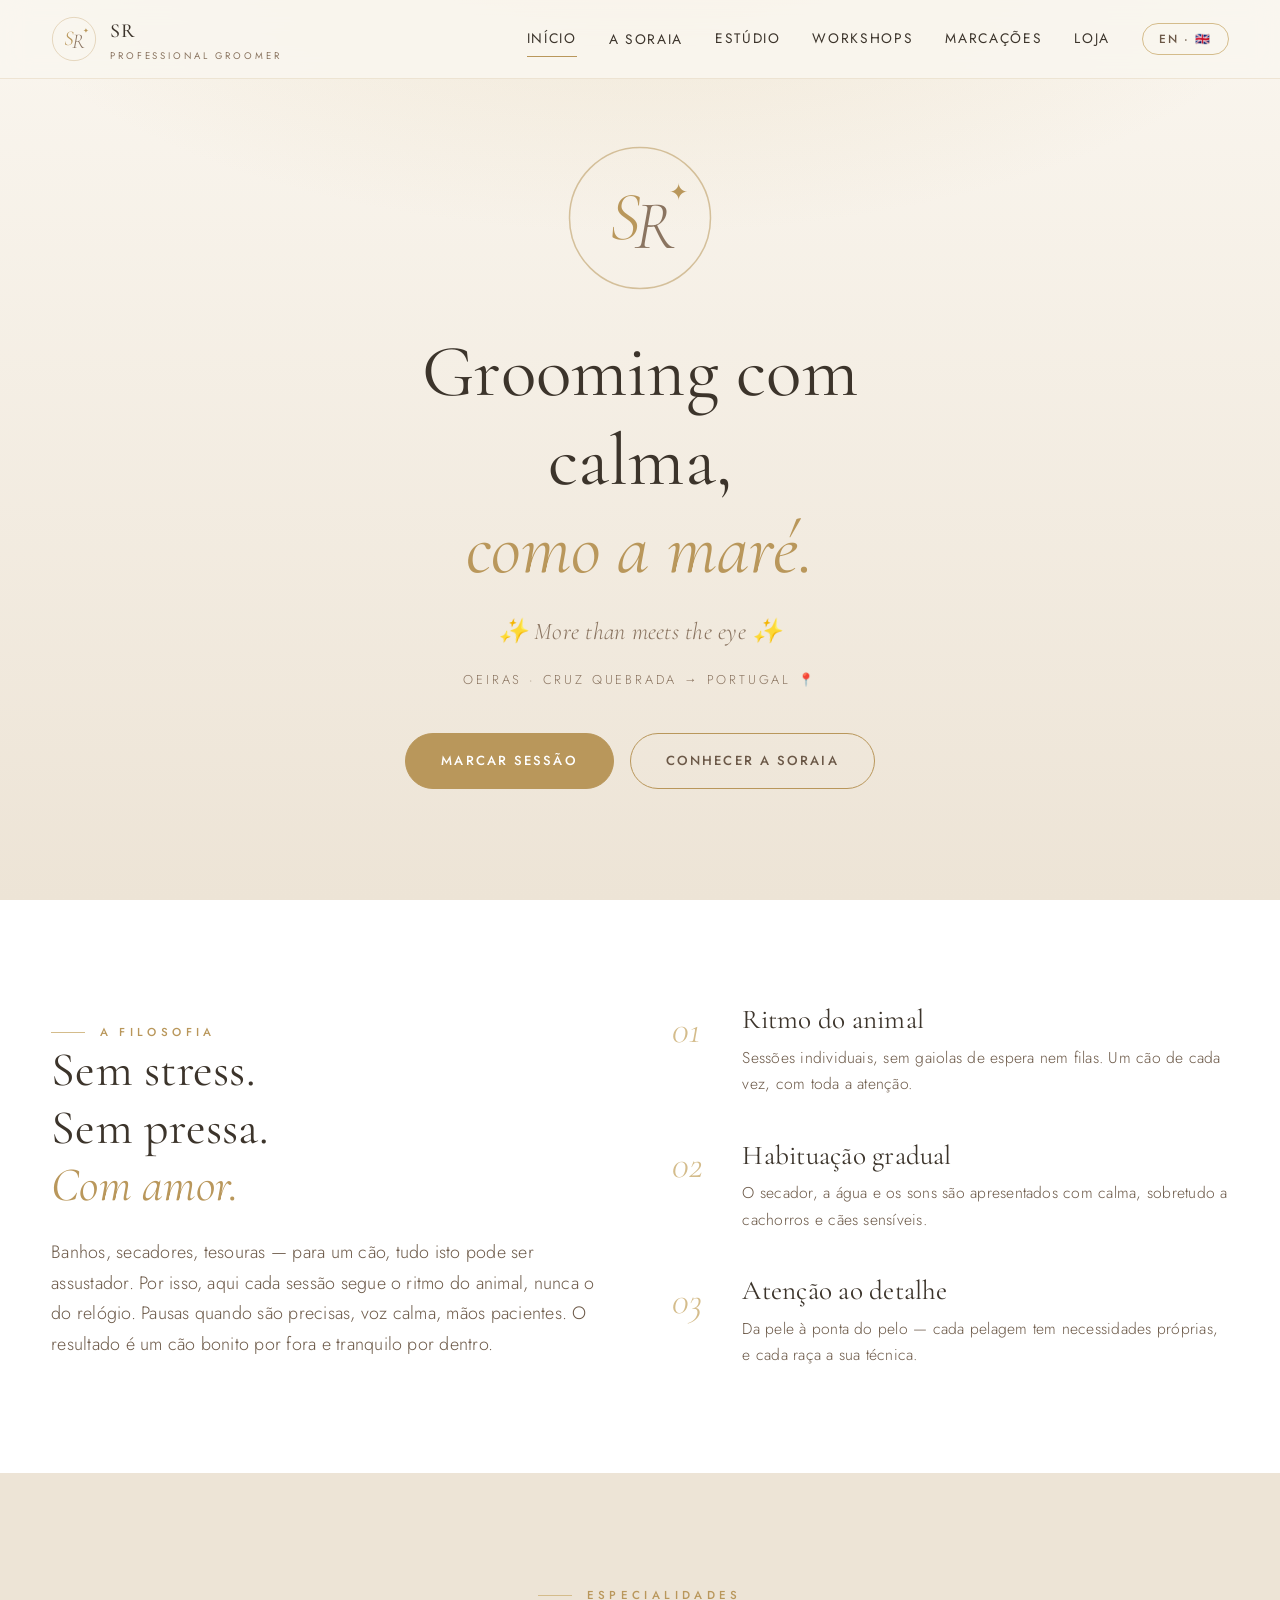
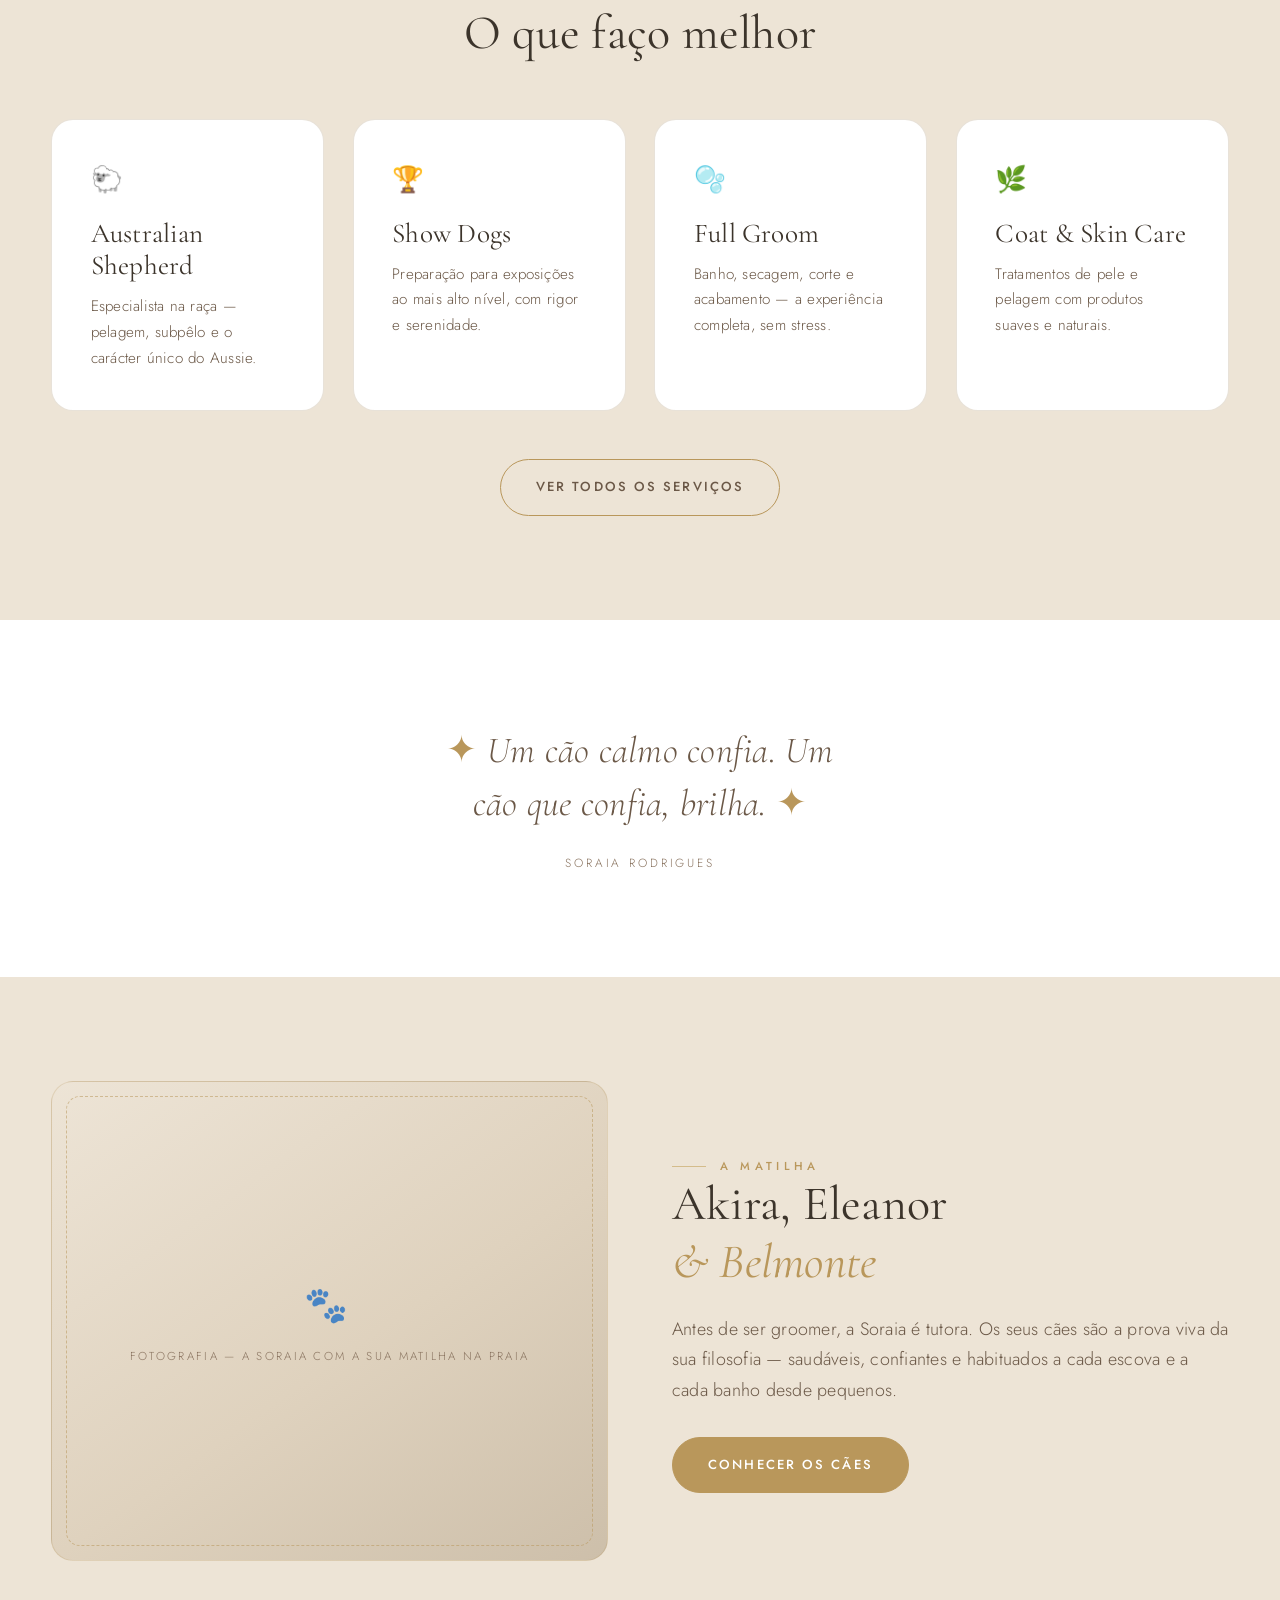
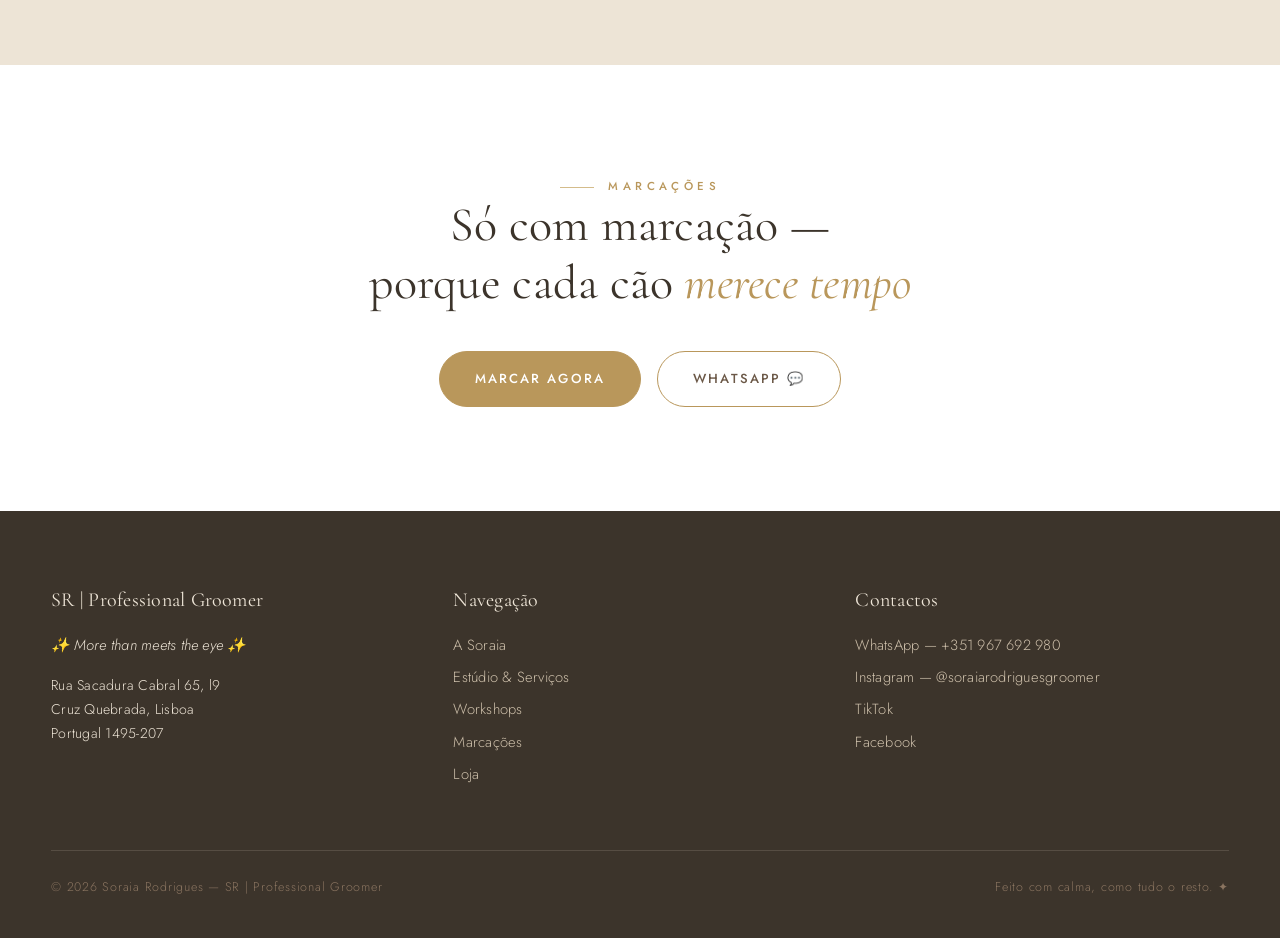
<file: index.html>
<!DOCTYPE html>
<html lang="pt">
<head>
<meta charset="UTF-8">
<meta name="viewport" content="width=device-width, initial-scale=1.0">
<title>SR | Professional Groomer — Grooming sem stress · Cruz Quebrada, Portugal</title>
<meta name="description" content="Soraia Rodrigues — Professional Groomer. Australian Shepherd Expert, Show Dogs, Full Groom, Coat & Skin Care. Grooming sem stress em Cruz Quebrada, Oeiras, Portugal.">
<link rel="preconnect" href="https://fonts.googleapis.com">
<link rel="preconnect" href="https://fonts.gstatic.com" crossorigin>
<link href="https://fonts.googleapis.com/css2?family=Cormorant+Garamond:ital,wght@0,300;0,400;0,500;1,300;1,400;1,500&family=Jost:wght@300;400;500&display=swap" rel="stylesheet">
<link rel="stylesheet" href="css/style.css">
</head>
<body>

<!-- ======== NAV ======== -->
<header class="site">
  <div class="wrap nav">
    <a class="brand" href="index.html">
      <svg class="mono" viewBox="0 0 100 100" aria-hidden="true">
        <circle cx="50" cy="50" r="47" fill="none" stroke="#B9975B" stroke-width="1.3" opacity=".55"/>
        <text x="40" y="64" font-family="Cormorant Garamond,serif" font-size="46" font-style="italic" fill="#B9975B" text-anchor="middle">S</text>
        <text x="60" y="70" font-family="Cormorant Garamond,serif" font-size="46" font-style="italic" fill="#8A7460" text-anchor="middle">R</text>
        <text x="76" y="38" font-size="15" fill="#B9975B" text-anchor="middle">✦</text>
      </svg>
      <span><b>SR</b><small>Professional Groomer</small></span>
    </a>
    <nav class="menu">
      <a href="index.html" class="active"><span class="pt-only">Início</span><span class="en-only">Home</span></a>
      <span class="has-sub">
        <a href="sobre.html"><span class="pt-only">A Soraia</span><span class="en-only">About Soraia</span></a>
        <span class="sub"><a href="sobre.html#caes"><span class="pt-only">Os Meus Cães</span><span class="en-only">My Dogs</span></a></span>
      </span>
      <a href="estudio.html"><span class="pt-only">Estúdio</span><span class="en-only">The Studio</span></a>
      <a href="workshops.html">Workshops</a>
      <a href="marcacoes.html"><span class="pt-only">Marcações</span><span class="en-only">Bookings</span></a>
      <a href="loja.html"><span class="pt-only">Loja</span><span class="en-only">Shop</span></a>
      <button class="lang-btn" type="button">EN · 🇬🇧</button>
    </nav>
    <button class="burger" aria-label="Menu"><span></span><span></span><span></span></button>
  </div>
</header>

<!-- ======== HERO ======== -->
<section class="hero">
  <svg class="mono-big" viewBox="0 0 100 100" aria-hidden="true">
    <circle cx="50" cy="50" r="47" fill="none" stroke="#B9975B" stroke-width="1" opacity=".55"/>
    <text x="40" y="64" font-family="Cormorant Garamond,serif" font-size="46" font-style="italic" fill="#B9975B" text-anchor="middle">S</text>
    <text x="60" y="70" font-family="Cormorant Garamond,serif" font-size="46" font-style="italic" fill="#8A7460" text-anchor="middle">R</text>
    <text x="76" y="38" font-size="15" fill="#B9975B" text-anchor="middle">✦</text>
  </svg>
  <h1>
    <span class="pt-only">Grooming com calma,<br><em class="gold">como a maré.</em></span>
    <span class="en-only">Grooming with calm,<br><em class="gold">like the tide.</em></span>
  </h1>
  <p class="tag">✨ More than meets the eye ✨</p>
  <p class="loc">Oeiras · Cruz Quebrada → Portugal 📍</p>
  <div class="acts">
    <a class="btn solid" href="marcacoes.html"><span class="pt-only">Marcar Sessão</span><span class="en-only">Book a Session</span></a>
    <a class="btn ghost" href="sobre.html"><span class="pt-only">Conhecer a Soraia</span><span class="en-only">Meet Soraia</span></a>
  </div>
</section>

<!-- ======== PHILOSOPHY ======== -->
<section class="branca">
  <div class="wrap grid2">
    <div class="rev">
      <span class="eyebrow"><span class="pt-only">A Filosofia</span><span class="en-only">The Philosophy</span></span>
      <h2><span class="pt-only">Sem stress.<br>Sem pressa.<br><em class="gold">Com amor.</em></span>
          <span class="en-only">No stress.<br>No rush.<br><em class="gold">With love.</em></span></h2>
      <p class="lead" style="margin-top:1.4rem">
        <span class="pt-only">Banhos, secadores, tesouras — para um cão, tudo isto pode ser assustador. Por isso, aqui cada sessão segue o ritmo do animal, nunca o do relógio. Pausas quando são precisas, voz calma, mãos pacientes. O resultado é um cão bonito por fora e tranquilo por dentro.</span>
        <span class="en-only">Baths, loud dryers, scissors — for a dog, all of this can be frightening. That's why every session here follows the animal's rhythm, never the clock's. Breaks when needed, a calm voice, patient hands. The result is a dog beautiful on the outside and at peace on the inside.</span>
      </p>
    </div>
    <div class="pilares rev">
      <div class="pilar">
        <h3><span class="pt-only">Ritmo do animal</span><span class="en-only">The animal's rhythm</span></h3>
        <p><span class="pt-only">Sessões individuais, sem gaiolas de espera nem filas. Um cão de cada vez, com toda a atenção.</span>
           <span class="en-only">One-on-one sessions, no waiting cages, no queues. One dog at a time, with full attention.</span></p>
      </div>
      <div class="pilar">
        <h3><span class="pt-only">Habituação gradual</span><span class="en-only">Gradual habituation</span></h3>
        <p><span class="pt-only">O secador, a água e os sons são apresentados com calma, sobretudo a cachorros e cães sensíveis.</span>
           <span class="en-only">Dryers, water and sounds are introduced gently — especially to puppies and sensitive dogs.</span></p>
      </div>
      <div class="pilar">
        <h3><span class="pt-only">Atenção ao detalhe</span><span class="en-only">Attention to detail</span></h3>
        <p><span class="pt-only">Da pele à ponta do pelo — cada pelagem tem necessidades próprias, e cada raça a sua técnica.</span>
           <span class="en-only">From skin to the tip of the coat — every coat has its own needs, and every breed its own technique.</span></p>
      </div>
    </div>
  </div>
</section>

<!-- ======== SERVICES PREVIEW ======== -->
<section class="areia">
  <div class="wrap">
    <div class="center rev" style="margin-bottom:3.5rem">
      <span class="eyebrow"><span class="pt-only">Especialidades</span><span class="en-only">Specialities</span></span>
      <h2><span class="pt-only">O que faço melhor</span><span class="en-only">What I do best</span></h2>
    </div>
    <div class="grid4">
      <div class="card rev">
        <span class="ico">🐑</span>
        <h3>Australian Shepherd</h3>
        <p><span class="pt-only">Especialista na raça — pelagem, subpêlo e o carácter único do Aussie.</span>
           <span class="en-only">Breed expert — coat, undercoat and the Aussie's unique character.</span></p>
      </div>
      <div class="card rev">
        <span class="ico">🏆</span>
        <h3>Show Dogs</h3>
        <p><span class="pt-only">Preparação para exposições ao mais alto nível, com rigor e serenidade.</span>
           <span class="en-only">Show preparation at the highest level, with rigour and serenity.</span></p>
      </div>
      <div class="card rev">
        <span class="ico">🫧</span>
        <h3>Full Groom</h3>
        <p><span class="pt-only">Banho, secagem, corte e acabamento — a experiência completa, sem stress.</span>
           <span class="en-only">Bath, dry, trim and finish — the complete experience, stress-free.</span></p>
      </div>
      <div class="card rev">
        <span class="ico">🌿</span>
        <h3>Coat &amp; Skin Care</h3>
        <p><span class="pt-only">Tratamentos de pele e pelagem com produtos suaves e naturais.</span>
           <span class="en-only">Skin and coat treatments with gentle, natural products.</span></p>
      </div>
    </div>
    <div class="center rev" style="margin-top:3rem">
      <a class="btn ghost" href="estudio.html"><span class="pt-only">Ver todos os serviços</span><span class="en-only">See all services</span></a>
    </div>
  </div>
</section>

<!-- ======== QUOTE ======== -->
<section class="branca center">
  <div class="wrap rev">
    <p class="citacao"><span class="sparkle">✦</span>
      <span class="pt-only"> Um cão calmo confia. Um cão que confia, brilha. </span>
      <span class="en-only"> A calm dog trusts. A dog that trusts, shines. </span>
      <span class="sparkle">✦</span></p>
    <p style="margin-top:1.4rem;letter-spacing:.24em;text-transform:uppercase;font-size:.74rem;color:var(--castanho)">Soraia Rodrigues</p>
  </div>
</section>

<!-- ======== DOGS TEASER ======== -->
<section class="areia">
  <div class="wrap grid2">
    <div class="foto tall rev"><span class="ico">🐾</span>
      <span class="pt-only">Fotografia — a Soraia com a sua matilha na praia</span>
      <span class="en-only">Photo — Soraia with her pack at the beach</span>
    </div>
    <div class="rev">
      <span class="eyebrow"><span class="pt-only">A Matilha</span><span class="en-only">The Pack</span></span>
      <h2><span class="pt-only">Akira, Eleanor<br><em class="gold">&amp; Belmonte</em></span>
          <span class="en-only">Akira, Eleanor<br><em class="gold">&amp; Belmonte</em></span></h2>
      <p class="lead" style="margin-top:1.4rem">
        <span class="pt-only">Antes de ser groomer, a Soraia é tutora. Os seus cães são a prova viva da sua filosofia — saudáveis, confiantes e habituados a cada escova e a cada banho desde pequenos.</span>
        <span class="en-only">Before being a groomer, Soraia is a dog mum. Her own dogs are living proof of her philosophy — healthy, confident, and at ease with every brush and every bath since they were puppies.</span>
      </p>
      <div style="margin-top:2rem">
        <a class="btn solid" href="sobre.html#caes"><span class="pt-only">Conhecer os cães</span><span class="en-only">Meet the dogs</span></a>
      </div>
    </div>
  </div>
</section>

<!-- ======== CTA ======== -->
<section class="branca center">
  <div class="wrap rev">
    <span class="eyebrow"><span class="pt-only">Marcações</span><span class="en-only">Bookings</span></span>
    <h2><span class="pt-only">Só com marcação —<br>porque cada cão <em class="gold">merece tempo</em></span>
        <span class="en-only">By appointment only —<br>because every dog <em class="gold">deserves time</em></span></h2>
    <div style="margin-top:2.4rem;display:flex;gap:1rem;justify-content:center;flex-wrap:wrap">
      <a class="btn solid" href="marcacoes.html"><span class="pt-only">Marcar agora</span><span class="en-only">Book now</span></a>
      <a class="btn ghost" href="https://wa.me/351967692980" target="_blank" rel="noopener">WhatsApp 💬</a>
    </div>
  </div>
</section>

<!-- ======== FOOTER ======== -->
<footer class="site">
  <div class="wrap">
    <div class="grid3">
      <div>
        <h4>SR | Professional Groomer</h4>
        <p style="font-size:.92rem;font-style:italic">✨ More than meets the eye ✨</p>
        <p style="font-size:.88rem;margin-top:1rem">Rua Sacadura Cabral 65, l9<br>Cruz Quebrada, Lisboa<br>Portugal 1495-207</p>
      </div>
      <div>
        <h4><span class="pt-only">Navegação</span><span class="en-only">Navigation</span></h4>
        <ul>
          <li><a href="sobre.html"><span class="pt-only">A Soraia</span><span class="en-only">About Soraia</span></a></li>
          <li><a href="estudio.html"><span class="pt-only">Estúdio &amp; Serviços</span><span class="en-only">Studio &amp; Services</span></a></li>
          <li><a href="workshops.html">Workshops</a></li>
          <li><a href="marcacoes.html"><span class="pt-only">Marcações</span><span class="en-only">Bookings</span></a></li>
          <li><a href="loja.html"><span class="pt-only">Loja</span><span class="en-only">Shop</span></a></li>
        </ul>
      </div>
      <div>
        <h4><span class="pt-only">Contactos</span><span class="en-only">Contact</span></h4>
        <ul>
          <li><a href="https://wa.me/351967692980" target="_blank" rel="noopener">WhatsApp — +351 967 692 980</a></li>
          <li><a href="https://www.instagram.com/soraiarodriguesgroomer" target="_blank" rel="noopener">Instagram — @soraiarodriguesgroomer</a></li>
          <li><a href="https://www.tiktok.com/@soraiarodigues169" target="_blank" rel="noopener">TikTok</a></li>
          <li><a href="https://m.facebook.com/soraya.rodrigues.921/" target="_blank" rel="noopener">Facebook</a></li>
        </ul>
      </div>
    </div>
    <div class="fim">
      <span>© <span class="ano">2026</span> Soraia Rodrigues — SR | Professional Groomer</span>
      <span><span class="pt-only">Feito com calma, como tudo o resto.</span><span class="en-only">Made calmly, like everything else.</span> ✦</span>
    </div>
  </div>
</footer>

<script src="js/main.js"></script>
</body>
</html>
</file>
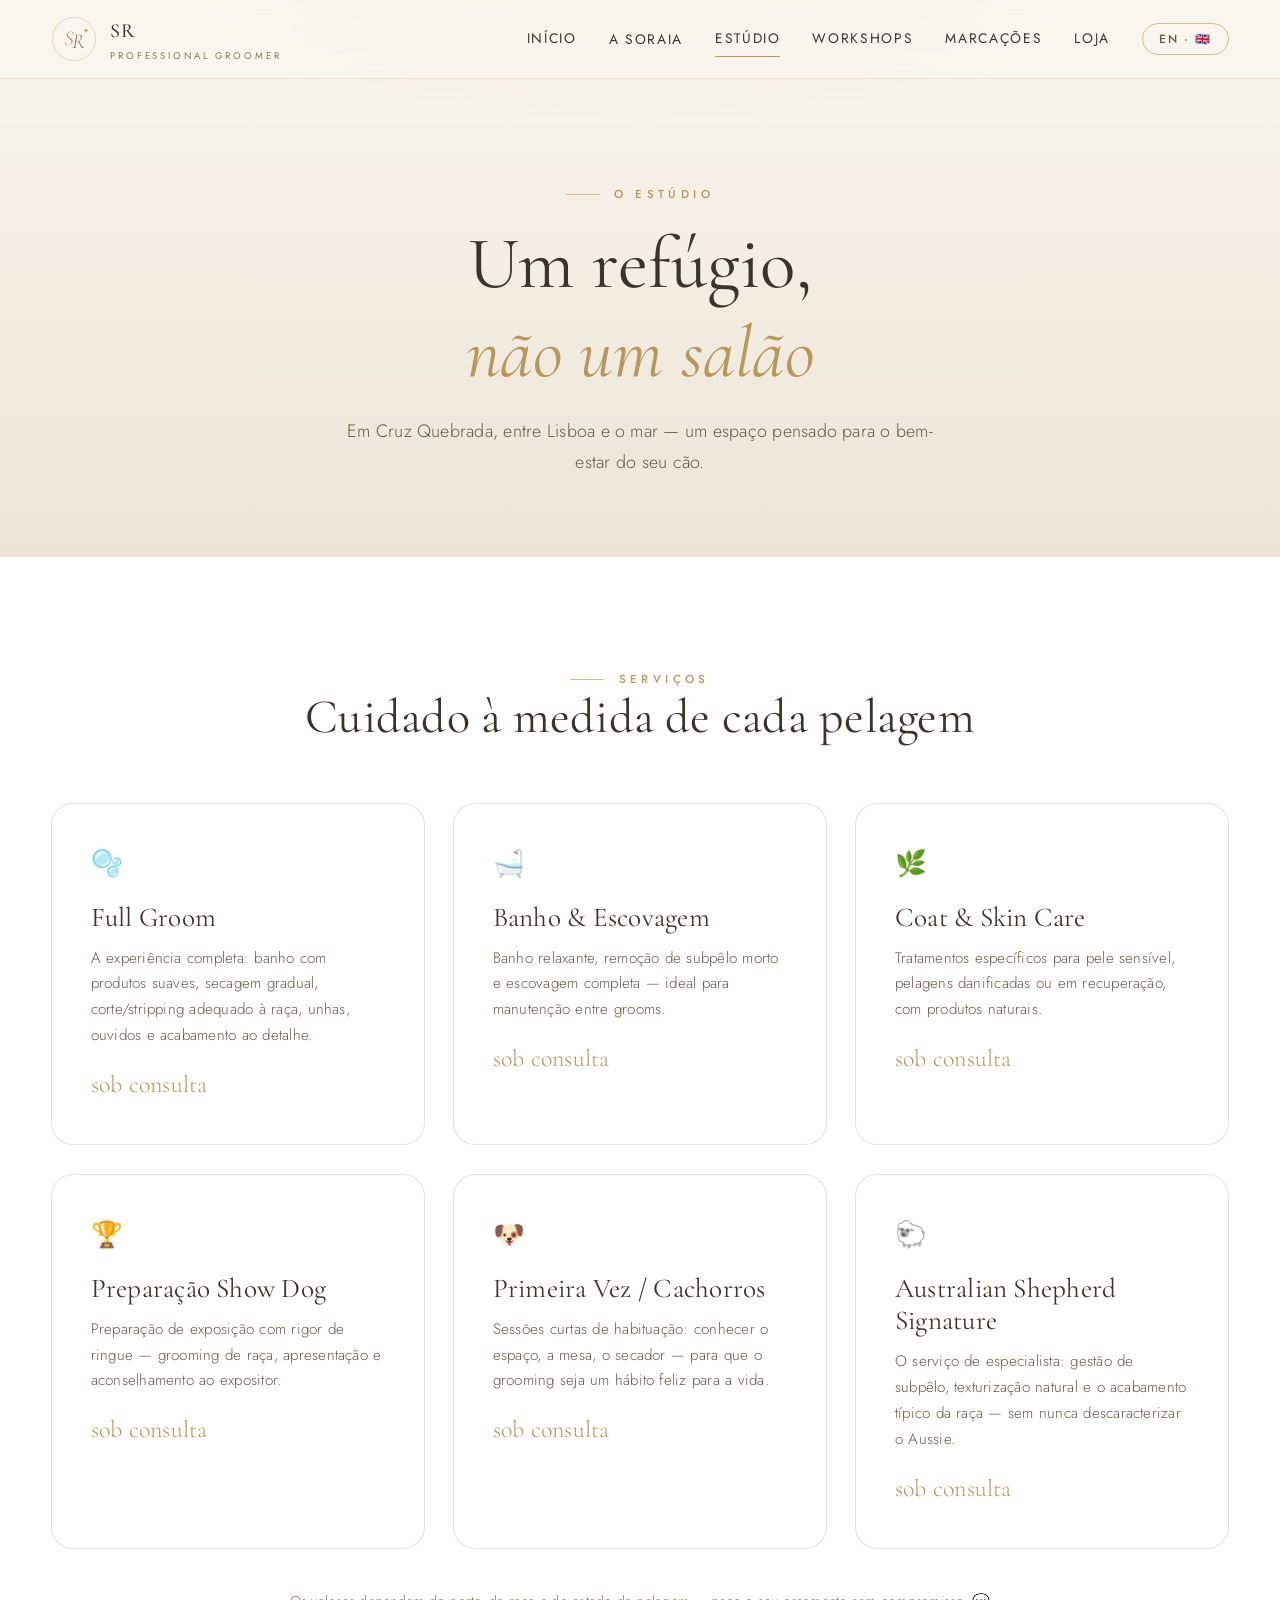
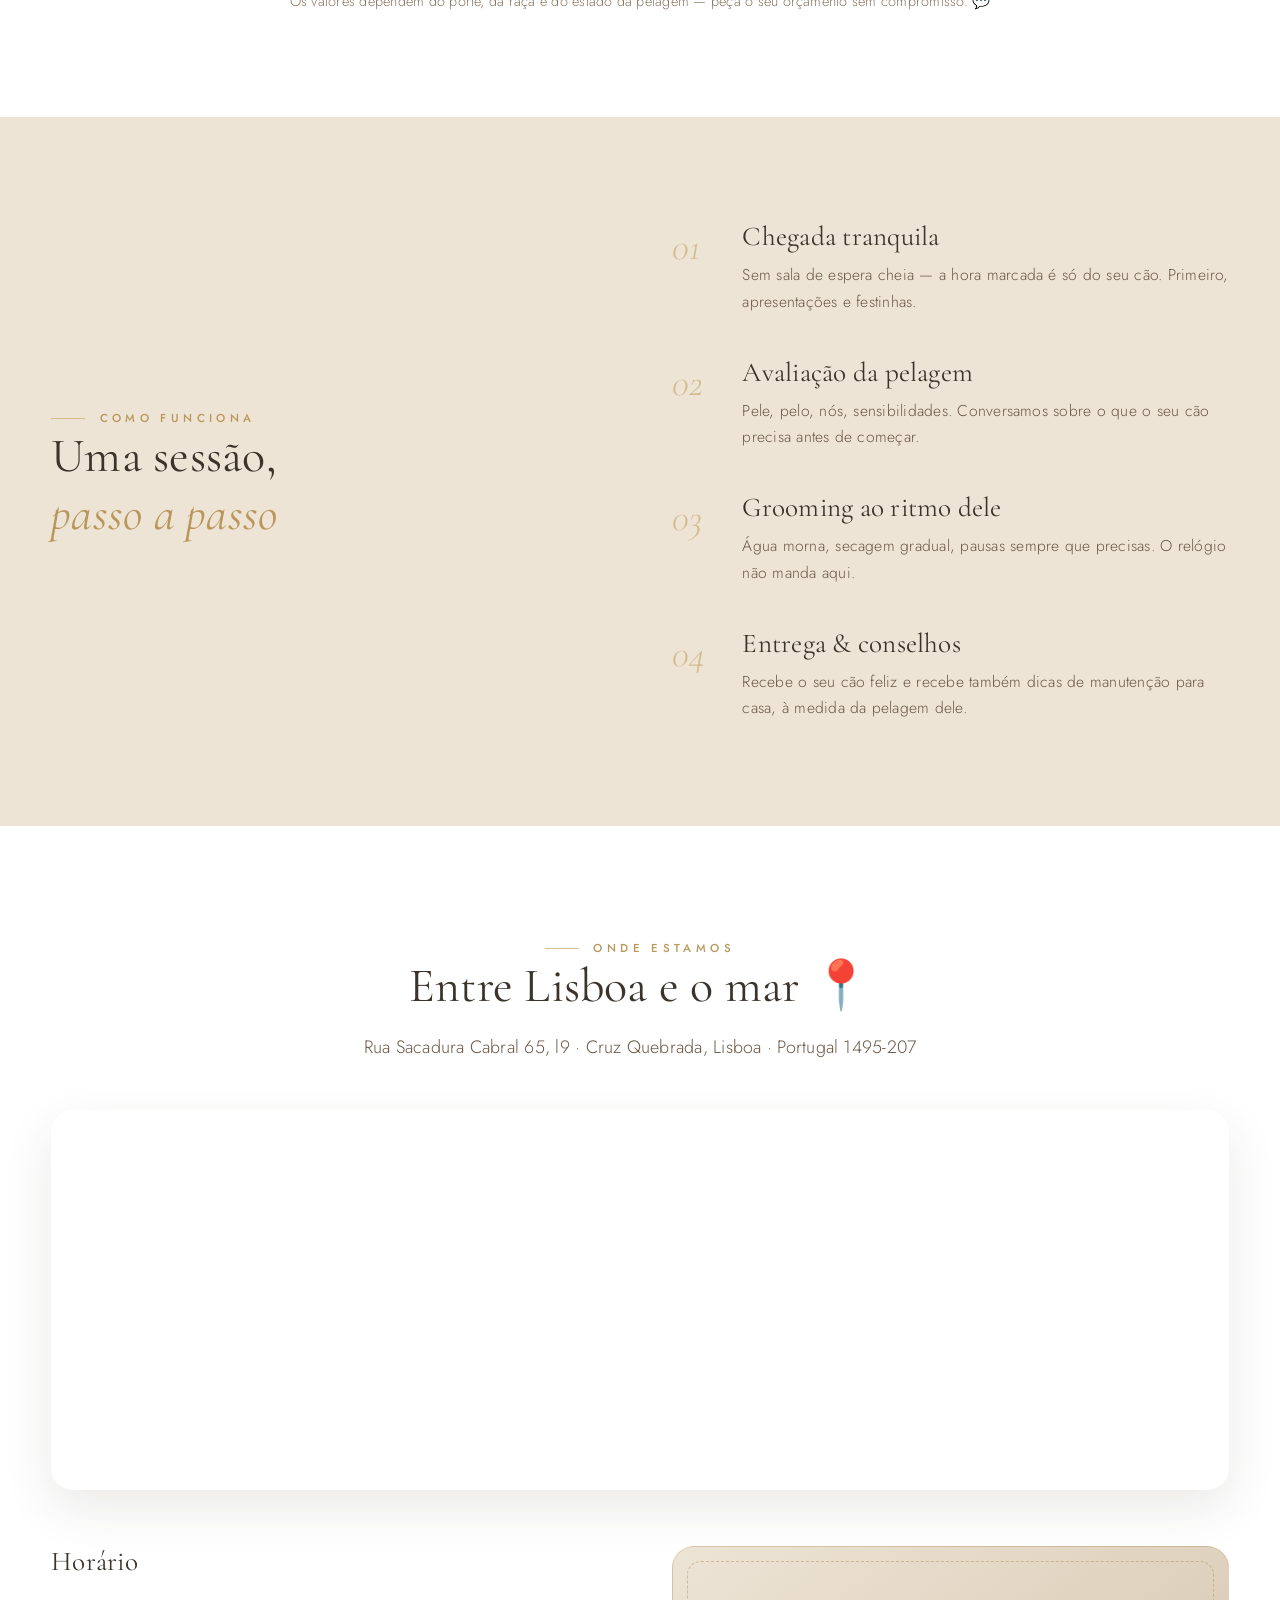
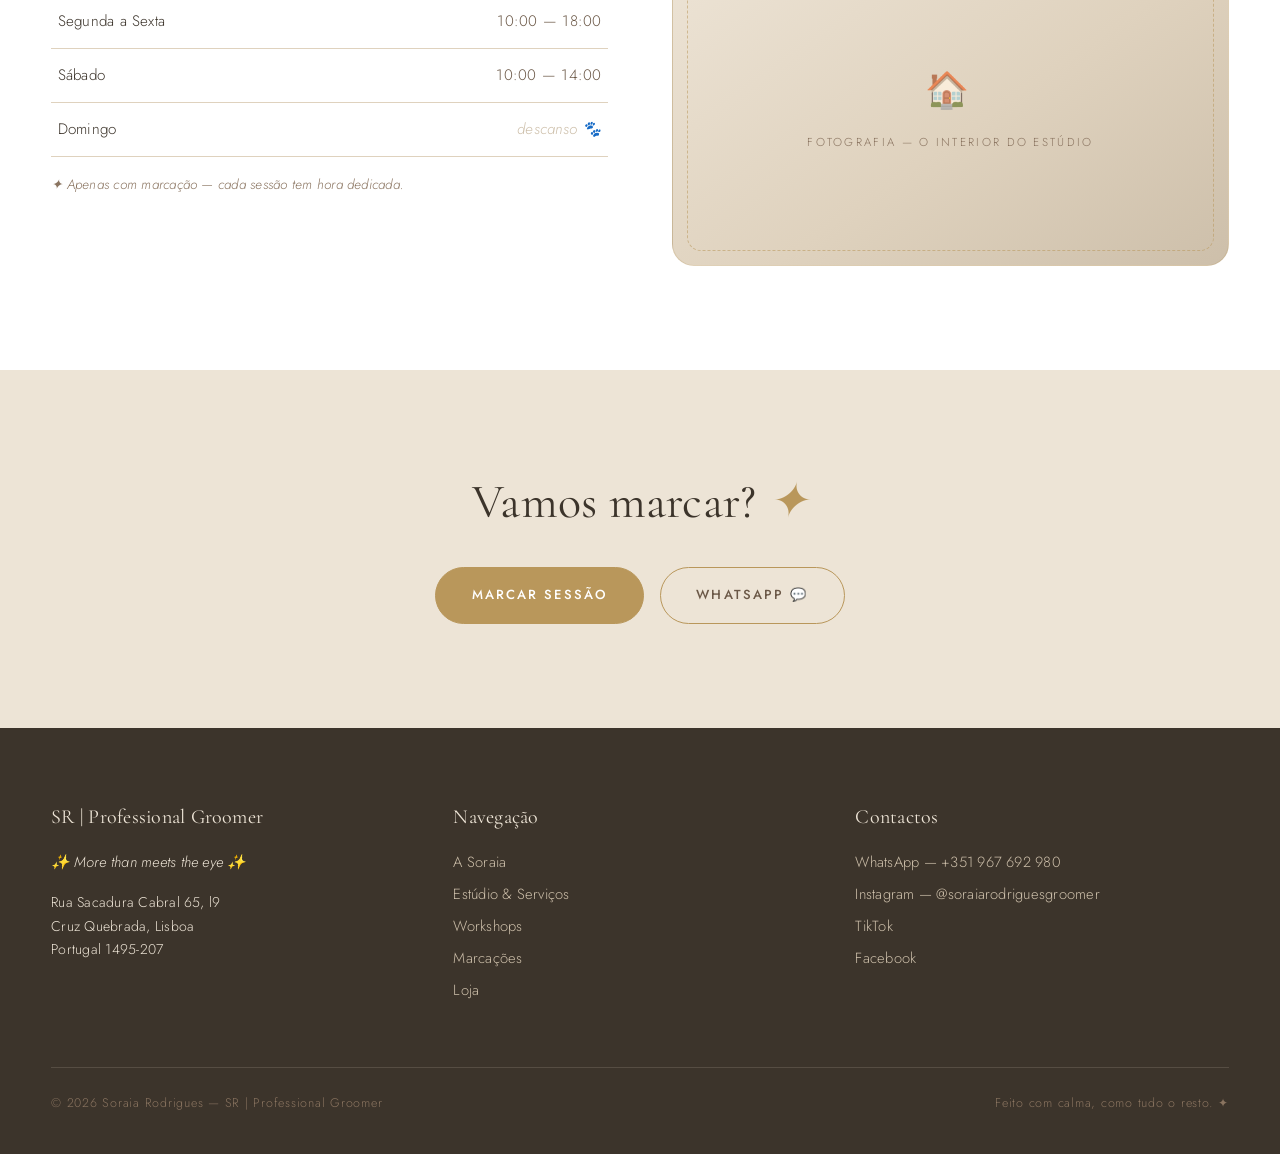
<file: estudio.html>
<!DOCTYPE html>
<html lang="pt">
<head>
<meta charset="UTF-8">
<meta name="viewport" content="width=device-width, initial-scale=1.0">
<title>Estúdio &amp; Serviços — SR | Professional Groomer</title>
<meta name="description" content="O estúdio de grooming sem stress em Cruz Quebrada, Oeiras. Full groom, banho e escovagem, preparação para exposições, cuidados de pele e pelagem.">
<link rel="preconnect" href="https://fonts.googleapis.com">
<link rel="preconnect" href="https://fonts.gstatic.com" crossorigin>
<link href="https://fonts.googleapis.com/css2?family=Cormorant+Garamond:ital,wght@0,300;0,400;0,500;1,300;1,400;1,500&family=Jost:wght@300;400;500&display=swap" rel="stylesheet">
<link rel="stylesheet" href="css/style.css">
</head>
<body>

<header class="site">
  <div class="wrap nav">
    <a class="brand" href="index.html">
      <svg class="mono" viewBox="0 0 100 100" aria-hidden="true">
        <circle cx="50" cy="50" r="47" fill="none" stroke="#B9975B" stroke-width="1.3" opacity=".55"/>
        <text x="40" y="64" font-family="Cormorant Garamond,serif" font-size="46" font-style="italic" fill="#B9975B" text-anchor="middle">S</text>
        <text x="60" y="70" font-family="Cormorant Garamond,serif" font-size="46" font-style="italic" fill="#8A7460" text-anchor="middle">R</text>
        <text x="76" y="38" font-size="15" fill="#B9975B" text-anchor="middle">✦</text>
      </svg>
      <span><b>SR</b><small>Professional Groomer</small></span>
    </a>
    <nav class="menu">
      <a href="index.html"><span class="pt-only">Início</span><span class="en-only">Home</span></a>
      <span class="has-sub">
        <a href="sobre.html"><span class="pt-only">A Soraia</span><span class="en-only">About Soraia</span></a>
        <span class="sub"><a href="sobre.html#caes"><span class="pt-only">Os Meus Cães</span><span class="en-only">My Dogs</span></a></span>
      </span>
      <a href="estudio.html" class="active"><span class="pt-only">Estúdio</span><span class="en-only">The Studio</span></a>
      <a href="workshops.html">Workshops</a>
      <a href="marcacoes.html"><span class="pt-only">Marcações</span><span class="en-only">Bookings</span></a>
      <a href="loja.html"><span class="pt-only">Loja</span><span class="en-only">Shop</span></a>
      <button class="lang-btn" type="button">EN · 🇬🇧</button>
    </nav>
    <button class="burger" aria-label="Menu"><span></span><span></span><span></span></button>
  </div>
</header>

<section class="page-hero">
  <div class="wrap">
    <span class="eyebrow"><span class="pt-only">O Estúdio</span><span class="en-only">The Studio</span></span>
    <h1><span class="pt-only">Um refúgio,<br><em class="gold">não um salão</em></span>
        <span class="en-only">A haven,<br><em class="gold">not a salon</em></span></h1>
    <p class="lead">
      <span class="pt-only">Em Cruz Quebrada, entre Lisboa e o mar — um espaço pensado para o bem-estar do seu cão.</span>
      <span class="en-only">In Cruz Quebrada, between Lisbon and the sea — a space designed around your dog's wellbeing.</span>
    </p>
  </div>
</section>

<!-- ======== SERVICES ======== -->
<section class="branca">
  <div class="wrap">
    <div class="center rev" style="margin-bottom:3.5rem">
      <span class="eyebrow"><span class="pt-only">Serviços</span><span class="en-only">Services</span></span>
      <h2><span class="pt-only">Cuidado à medida de cada pelagem</span><span class="en-only">Care tailored to every coat</span></h2>
    </div>
    <div class="grid3">
      <div class="card rev">
        <span class="ico">🫧</span>
        <h3>Full Groom</h3>
        <p><span class="pt-only">A experiência completa: banho com produtos suaves, secagem gradual, corte/stripping adequado à raça, unhas, ouvidos e acabamento ao detalhe.</span>
           <span class="en-only">The complete experience: gentle bath, gradual drying, breed-appropriate trim/stripping, nails, ears and a detailed finish.</span></p>
        <span class="price"><span class="pt-only">sob consulta</span><span class="en-only">on request</span></span>
      </div>
      <div class="card rev">
        <span class="ico">🛁</span>
        <h3><span class="pt-only">Banho &amp; Escovagem</span><span class="en-only">Bath &amp; Brush</span></h3>
        <p><span class="pt-only">Banho relaxante, remoção de subpêlo morto e escovagem completa — ideal para manutenção entre grooms.</span>
           <span class="en-only">Relaxing bath, dead undercoat removal and full brush-out — ideal for maintenance between grooms.</span></p>
        <span class="price"><span class="pt-only">sob consulta</span><span class="en-only">on request</span></span>
      </div>
      <div class="card rev">
        <span class="ico">🌿</span>
        <h3>Coat &amp; Skin Care</h3>
        <p><span class="pt-only">Tratamentos específicos para pele sensível, pelagens danificadas ou em recuperação, com produtos naturais.</span>
           <span class="en-only">Targeted treatments for sensitive skin and damaged or recovering coats, using natural products.</span></p>
        <span class="price"><span class="pt-only">sob consulta</span><span class="en-only">on request</span></span>
      </div>
      <div class="card rev">
        <span class="ico">🏆</span>
        <h3><span class="pt-only">Preparação Show Dog</span><span class="en-only">Show Dog Preparation</span></h3>
        <p><span class="pt-only">Preparação de exposição com rigor de ringue — grooming de raça, apresentação e aconselhamento ao expositor.</span>
           <span class="en-only">Show preparation with ring-level rigour — breed grooming, presentation and exhibitor advice.</span></p>
        <span class="price"><span class="pt-only">sob consulta</span><span class="en-only">on request</span></span>
      </div>
      <div class="card rev">
        <span class="ico">🐶</span>
        <h3><span class="pt-only">Primeira Vez / Cachorros</span><span class="en-only">First Time / Puppies</span></h3>
        <p><span class="pt-only">Sessões curtas de habituação: conhecer o espaço, a mesa, o secador — para que o grooming seja um hábito feliz para a vida.</span>
           <span class="en-only">Short habituation sessions: meeting the space, the table, the dryer — so grooming becomes a happy lifelong habit.</span></p>
        <span class="price"><span class="pt-only">sob consulta</span><span class="en-only">on request</span></span>
      </div>
      <div class="card rev">
        <span class="ico">🐑</span>
        <h3>Australian Shepherd Signature</h3>
        <p><span class="pt-only">O serviço de especialista: gestão de subpêlo, texturização natural e o acabamento típico da raça — sem nunca descaracterizar o Aussie.</span>
           <span class="en-only">The specialist service: undercoat management, natural texturising and the breed's signature finish — never over-trimming the Aussie.</span></p>
        <span class="price"><span class="pt-only">sob consulta</span><span class="en-only">on request</span></span>
      </div>
    </div>
    <p class="center rev" style="margin-top:2.5rem;font-size:.9rem;color:var(--castanho)">
      <span class="pt-only">Os valores dependem do porte, da raça e do estado da pelagem — peça o seu orçamento sem compromisso. 💬</span>
      <span class="en-only">Prices depend on size, breed and coat condition — ask for a no-obligation quote. 💬</span>
    </p>
  </div>
</section>

<!-- ======== HOW IT WORKS ======== -->
<section class="areia">
  <div class="wrap grid2">
    <div class="rev">
      <span class="eyebrow"><span class="pt-only">Como funciona</span><span class="en-only">How it works</span></span>
      <h2><span class="pt-only">Uma sessão,<br><em class="gold">passo a passo</em></span>
          <span class="en-only">A session,<br><em class="gold">step by step</em></span></h2>
    </div>
    <div class="pilares rev">
      <div class="pilar">
        <h3><span class="pt-only">Chegada tranquila</span><span class="en-only">A calm arrival</span></h3>
        <p><span class="pt-only">Sem sala de espera cheia — a hora marcada é só do seu cão. Primeiro, apresentações e festinhas.</span>
           <span class="en-only">No crowded waiting room — the booked hour belongs to your dog alone. First, introductions and cuddles.</span></p>
      </div>
      <div class="pilar">
        <h3><span class="pt-only">Avaliação da pelagem</span><span class="en-only">Coat assessment</span></h3>
        <p><span class="pt-only">Pele, pelo, nós, sensibilidades. Conversamos sobre o que o seu cão precisa antes de começar.</span>
           <span class="en-only">Skin, coat, mats, sensitivities. We talk through what your dog needs before anything begins.</span></p>
      </div>
      <div class="pilar">
        <h3><span class="pt-only">Grooming ao ritmo dele</span><span class="en-only">Grooming at their pace</span></h3>
        <p><span class="pt-only">Água morna, secagem gradual, pausas sempre que precisas. O relógio não manda aqui.</span>
           <span class="en-only">Warm water, gradual drying, breaks whenever needed. The clock is not in charge here.</span></p>
      </div>
      <div class="pilar">
        <h3><span class="pt-only">Entrega &amp; conselhos</span><span class="en-only">Handover &amp; advice</span></h3>
        <p><span class="pt-only">Recebe o seu cão feliz e recebe também dicas de manutenção para casa, à medida da pelagem dele.</span>
           <span class="en-only">You get a happy dog back — plus tailored at-home maintenance tips for their coat.</span></p>
      </div>
    </div>
  </div>
</section>

<!-- ======== LOCATION ======== -->
<section class="branca">
  <div class="wrap">
    <div class="center rev" style="margin-bottom:3rem">
      <span class="eyebrow"><span class="pt-only">Onde estamos</span><span class="en-only">Where we are</span></span>
      <h2><span class="pt-only">Entre Lisboa e o mar 📍</span><span class="en-only">Between Lisbon and the sea 📍</span></h2>
      <p class="lead" style="margin-top:1rem">Rua Sacadura Cabral 65, l9 · Cruz Quebrada, Lisboa · Portugal 1495-207</p>
    </div>
    <div class="rev">
      <iframe class="mapa" loading="lazy" referrerpolicy="no-referrer-when-downgrade"
        src="https://www.google.com/maps?q=Rua%20Sacadura%20Cabral%2065%2C%20Cruz%20Quebrada%2C%20Portugal&output=embed"
        title="Mapa — SR Professional Groomer"></iframe>
    </div>
    <div class="grid2" style="margin-top:3rem;align-items:start">
      <div class="rev">
        <h3 style="margin-bottom:1rem"><span class="pt-only">Horário</span><span class="en-only">Opening hours</span></h3>
        <table class="horario">
          <tr><td><span class="pt-only">Segunda a Sexta</span><span class="en-only">Monday to Friday</span></td><td>10:00 — 18:00</td></tr>
          <tr><td><span class="pt-only">Sábado</span><span class="en-only">Saturday</span></td><td>10:00 — 14:00</td></tr>
          <tr class="off"><td><span class="pt-only">Domingo</span><span class="en-only">Sunday</span></td><td><span class="pt-only">descanso 🐾</span><span class="en-only">resting 🐾</span></td></tr>
        </table>
        <p style="font-size:.85rem;color:var(--castanho);margin-top:1rem;font-style:italic">
          <span class="pt-only">✦ Apenas com marcação — cada sessão tem hora dedicada.</span>
          <span class="en-only">✦ By appointment only — every session has its own dedicated time.</span>
        </p>
      </div>
      <div class="foto rev"><span class="ico">🏠</span>
        <span class="pt-only">Fotografia — o interior do estúdio</span>
        <span class="en-only">Photo — inside the studio</span>
      </div>
    </div>
  </div>
</section>

<!-- ======== CTA ======== -->
<section class="areia center">
  <div class="wrap rev">
    <h2><span class="pt-only">Vamos marcar? <em class="gold">✦</em></span><span class="en-only">Shall we book? <em class="gold">✦</em></span></h2>
    <div style="margin-top:2.2rem;display:flex;gap:1rem;justify-content:center;flex-wrap:wrap">
      <a class="btn solid" href="marcacoes.html"><span class="pt-only">Marcar sessão</span><span class="en-only">Book a session</span></a>
      <a class="btn ghost" href="https://wa.me/351967692980" target="_blank" rel="noopener">WhatsApp 💬</a>
    </div>
  </div>
</section>

<footer class="site">
  <div class="wrap">
    <div class="grid3">
      <div>
        <h4>SR | Professional Groomer</h4>
        <p style="font-size:.92rem;font-style:italic">✨ More than meets the eye ✨</p>
        <p style="font-size:.88rem;margin-top:1rem">Rua Sacadura Cabral 65, l9<br>Cruz Quebrada, Lisboa<br>Portugal 1495-207</p>
      </div>
      <div>
        <h4><span class="pt-only">Navegação</span><span class="en-only">Navigation</span></h4>
        <ul>
          <li><a href="sobre.html"><span class="pt-only">A Soraia</span><span class="en-only">About Soraia</span></a></li>
          <li><a href="estudio.html"><span class="pt-only">Estúdio &amp; Serviços</span><span class="en-only">Studio &amp; Services</span></a></li>
          <li><a href="workshops.html">Workshops</a></li>
          <li><a href="marcacoes.html"><span class="pt-only">Marcações</span><span class="en-only">Bookings</span></a></li>
          <li><a href="loja.html"><span class="pt-only">Loja</span><span class="en-only">Shop</span></a></li>
        </ul>
      </div>
      <div>
        <h4><span class="pt-only">Contactos</span><span class="en-only">Contact</span></h4>
        <ul>
          <li><a href="https://wa.me/351967692980" target="_blank" rel="noopener">WhatsApp — +351 967 692 980</a></li>
          <li><a href="https://www.instagram.com/soraiarodriguesgroomer" target="_blank" rel="noopener">Instagram — @soraiarodriguesgroomer</a></li>
          <li><a href="https://www.tiktok.com/@soraiarodigues169" target="_blank" rel="noopener">TikTok</a></li>
          <li><a href="https://m.facebook.com/soraya.rodrigues.921/" target="_blank" rel="noopener">Facebook</a></li>
        </ul>
      </div>
    </div>
    <div class="fim">
      <span>© <span class="ano">2026</span> Soraia Rodrigues — SR | Professional Groomer</span>
      <span><span class="pt-only">Feito com calma, como tudo o resto.</span><span class="en-only">Made calmly, like everything else.</span> ✦</span>
    </div>
  </div>
</footer>

<script src="js/main.js"></script>
</body>
</html>
</file>
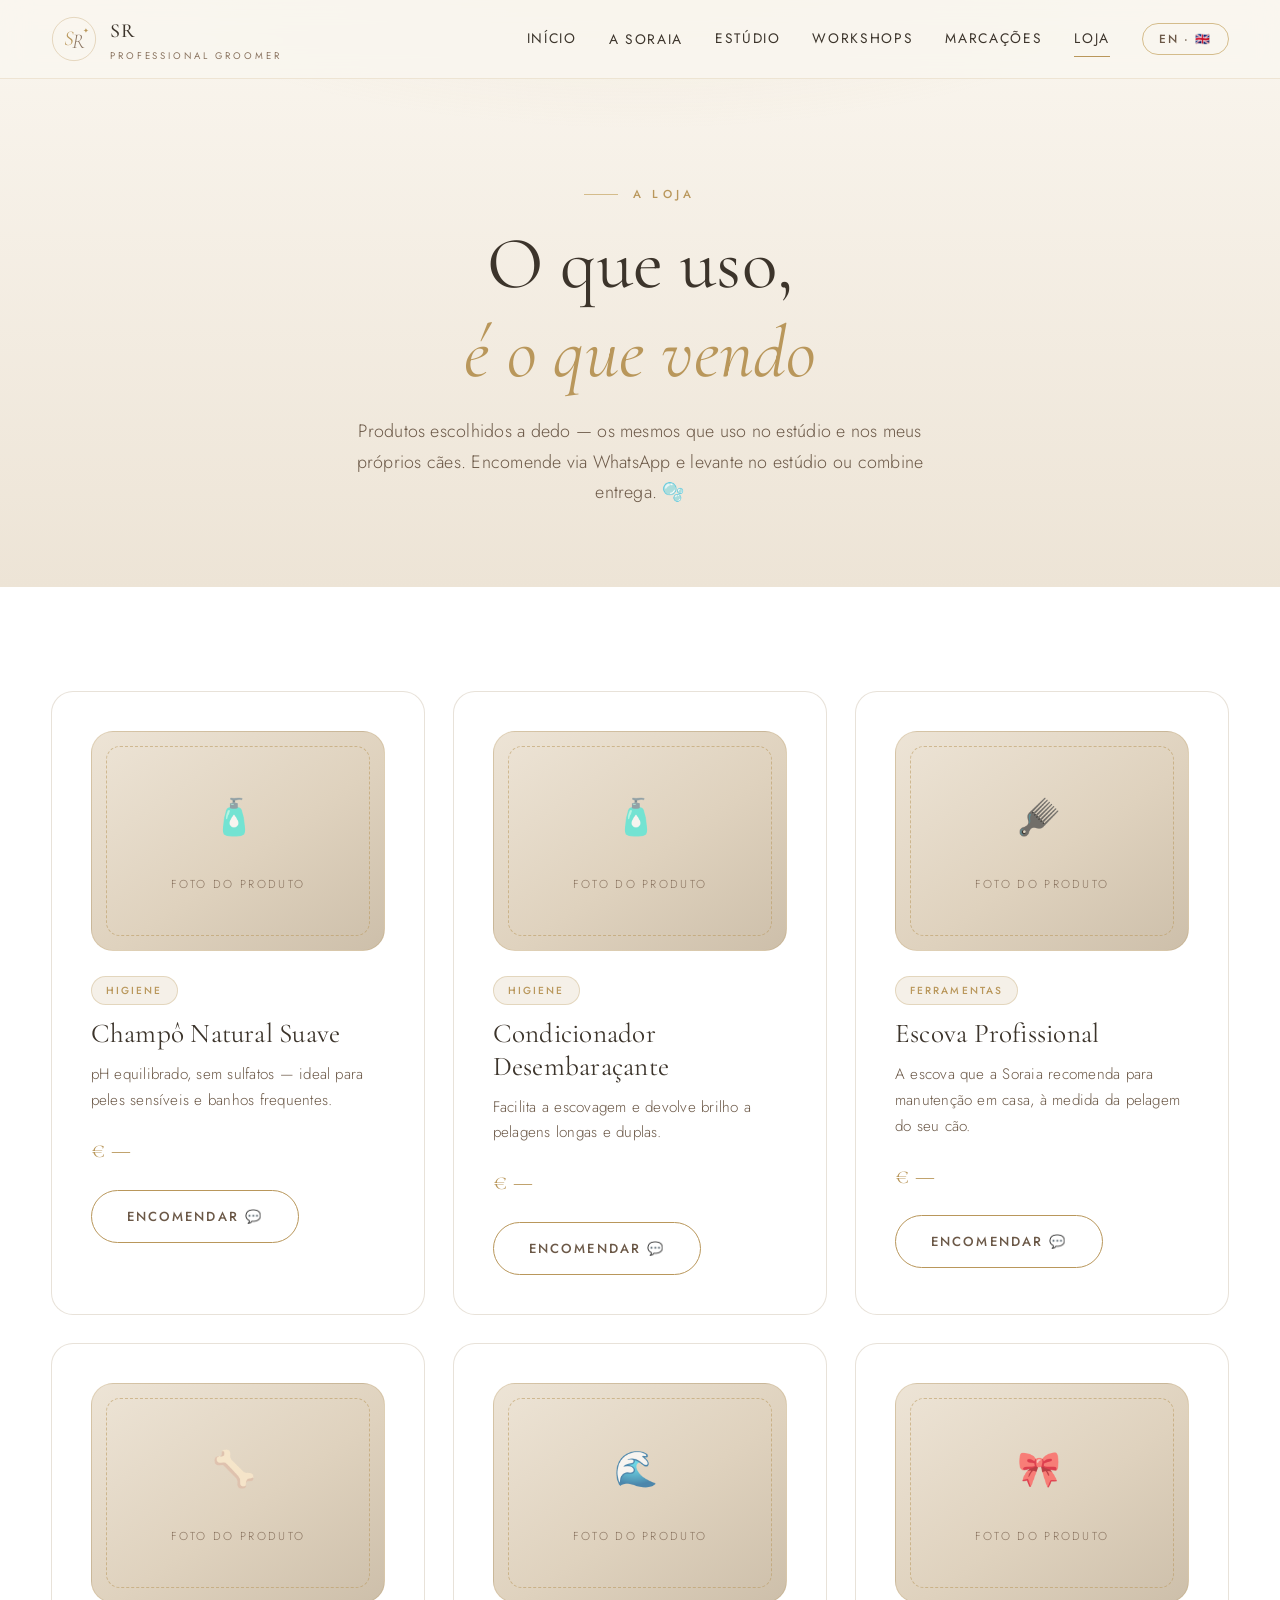
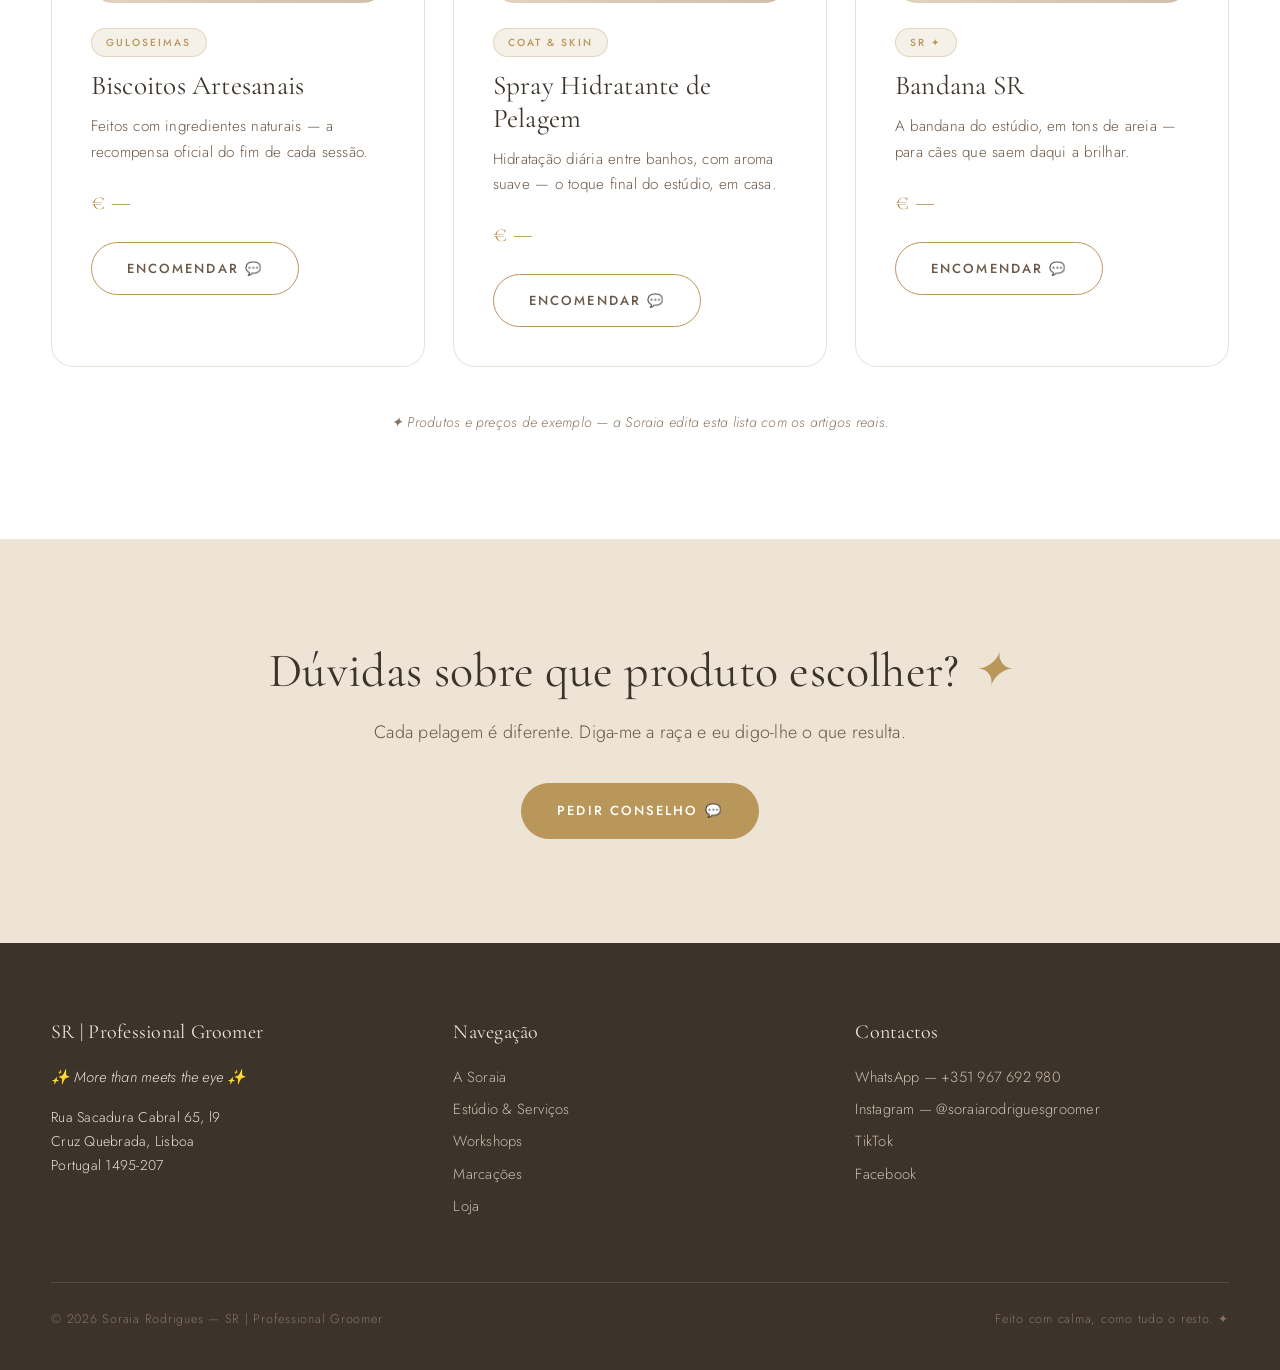
<file: loja.html>
<!DOCTYPE html>
<html lang="pt">
<head>
<meta charset="UTF-8">
<meta name="viewport" content="width=device-width, initial-scale=1.0">
<title>Loja — SR | Professional Groomer</title>
<meta name="description" content="Champôs naturais, escovas profissionais, biscoitos artesanais e mais — a loja da SR | Professional Groomer, com encomenda via WhatsApp.">
<link rel="preconnect" href="https://fonts.googleapis.com">
<link rel="preconnect" href="https://fonts.gstatic.com" crossorigin>
<link href="https://fonts.googleapis.com/css2?family=Cormorant+Garamond:ital,wght@0,300;0,400;0,500;1,300;1,400;1,500&family=Jost:wght@300;400;500&display=swap" rel="stylesheet">
<link rel="stylesheet" href="css/style.css">
</head>
<body>

<header class="site">
  <div class="wrap nav">
    <a class="brand" href="index.html">
      <svg class="mono" viewBox="0 0 100 100" aria-hidden="true">
        <circle cx="50" cy="50" r="47" fill="none" stroke="#B9975B" stroke-width="1.3" opacity=".55"/>
        <text x="40" y="64" font-family="Cormorant Garamond,serif" font-size="46" font-style="italic" fill="#B9975B" text-anchor="middle">S</text>
        <text x="60" y="70" font-family="Cormorant Garamond,serif" font-size="46" font-style="italic" fill="#8A7460" text-anchor="middle">R</text>
        <text x="76" y="38" font-size="15" fill="#B9975B" text-anchor="middle">✦</text>
      </svg>
      <span><b>SR</b><small>Professional Groomer</small></span>
    </a>
    <nav class="menu">
      <a href="index.html"><span class="pt-only">Início</span><span class="en-only">Home</span></a>
      <span class="has-sub">
        <a href="sobre.html"><span class="pt-only">A Soraia</span><span class="en-only">About Soraia</span></a>
        <span class="sub"><a href="sobre.html#caes"><span class="pt-only">Os Meus Cães</span><span class="en-only">My Dogs</span></a></span>
      </span>
      <a href="estudio.html"><span class="pt-only">Estúdio</span><span class="en-only">The Studio</span></a>
      <a href="workshops.html">Workshops</a>
      <a href="marcacoes.html"><span class="pt-only">Marcações</span><span class="en-only">Bookings</span></a>
      <a href="loja.html" class="active"><span class="pt-only">Loja</span><span class="en-only">Shop</span></a>
      <button class="lang-btn" type="button">EN · 🇬🇧</button>
    </nav>
    <button class="burger" aria-label="Menu"><span></span><span></span><span></span></button>
  </div>
</header>

<section class="page-hero">
  <div class="wrap">
    <span class="eyebrow"><span class="pt-only">A Loja</span><span class="en-only">The Shop</span></span>
    <h1><span class="pt-only">O que uso,<br><em class="gold">é o que vendo</em></span>
        <span class="en-only">What I use<br><em class="gold">is what I sell</em></span></h1>
    <p class="lead">
      <span class="pt-only">Produtos escolhidos a dedo — os mesmos que uso no estúdio e nos meus próprios cães. Encomende via WhatsApp e levante no estúdio ou combine entrega. 🫧</span>
      <span class="en-only">Hand-picked products — the same ones I use in the studio and on my own dogs. Order via WhatsApp and collect at the studio, or arrange delivery. 🫧</span>
    </p>
  </div>
</section>

<section class="branca">
  <div class="wrap">
    <div class="grid3">
      <div class="card rev">
        <div class="foto" style="min-height:220px;margin-bottom:1.5rem"><span class="ico">🧴</span><span class="pt-only">Foto do produto</span><span class="en-only">Product photo</span></div>
        <span class="badge"><span class="pt-only">Higiene</span><span class="en-only">Care</span></span>
        <h3 style="margin-top:.8rem"><span class="pt-only">Champô Natural Suave</span><span class="en-only">Gentle Natural Shampoo</span></h3>
        <p><span class="pt-only">pH equilibrado, sem sulfatos — ideal para peles sensíveis e banhos frequentes.</span>
           <span class="en-only">pH balanced, sulphate-free — ideal for sensitive skin and frequent baths.</span></p>
        <span class="price">€ —</span>
        <div style="margin-top:1.2rem"><button class="btn ghost" onclick="srOrder('Champô Natural Suave','Gentle Natural Shampoo','€—')"><span class="pt-only">Encomendar 💬</span><span class="en-only">Order 💬</span></button></div>
      </div>
      <div class="card rev">
        <div class="foto" style="min-height:220px;margin-bottom:1.5rem"><span class="ico">🧴</span><span class="pt-only">Foto do produto</span><span class="en-only">Product photo</span></div>
        <span class="badge"><span class="pt-only">Higiene</span><span class="en-only">Care</span></span>
        <h3 style="margin-top:.8rem"><span class="pt-only">Condicionador Desembaraçante</span><span class="en-only">Detangling Conditioner</span></h3>
        <p><span class="pt-only">Facilita a escovagem e devolve brilho a pelagens longas e duplas.</span>
           <span class="en-only">Makes brushing easier and restores shine to long and double coats.</span></p>
        <span class="price">€ —</span>
        <div style="margin-top:1.2rem"><button class="btn ghost" onclick="srOrder('Condicionador Desembaraçante','Detangling Conditioner','€—')"><span class="pt-only">Encomendar 💬</span><span class="en-only">Order 💬</span></button></div>
      </div>
      <div class="card rev">
        <div class="foto" style="min-height:220px;margin-bottom:1.5rem"><span class="ico">🪮</span><span class="pt-only">Foto do produto</span><span class="en-only">Product photo</span></div>
        <span class="badge"><span class="pt-only">Ferramentas</span><span class="en-only">Tools</span></span>
        <h3 style="margin-top:.8rem"><span class="pt-only">Escova Profissional</span><span class="en-only">Professional Brush</span></h3>
        <p><span class="pt-only">A escova que a Soraia recomenda para manutenção em casa, à medida da pelagem do seu cão.</span>
           <span class="en-only">The brush Soraia recommends for home maintenance, matched to your dog's coat.</span></p>
        <span class="price">€ —</span>
        <div style="margin-top:1.2rem"><button class="btn ghost" onclick="srOrder('Escova Profissional','Professional Brush','€—')"><span class="pt-only">Encomendar 💬</span><span class="en-only">Order 💬</span></button></div>
      </div>
      <div class="card rev">
        <div class="foto" style="min-height:220px;margin-bottom:1.5rem"><span class="ico">🦴</span><span class="pt-only">Foto do produto</span><span class="en-only">Product photo</span></div>
        <span class="badge"><span class="pt-only">Guloseimas</span><span class="en-only">Treats</span></span>
        <h3 style="margin-top:.8rem"><span class="pt-only">Biscoitos Artesanais</span><span class="en-only">Artisan Dog Biscuits</span></h3>
        <p><span class="pt-only">Feitos com ingredientes naturais — a recompensa oficial do fim de cada sessão.</span>
           <span class="en-only">Made with natural ingredients — the official end-of-session reward.</span></p>
        <span class="price">€ —</span>
        <div style="margin-top:1.2rem"><button class="btn ghost" onclick="srOrder('Biscoitos Artesanais','Artisan Dog Biscuits','€—')"><span class="pt-only">Encomendar 💬</span><span class="en-only">Order 💬</span></button></div>
      </div>
      <div class="card rev">
        <div class="foto" style="min-height:220px;margin-bottom:1.5rem"><span class="ico">🌊</span><span class="pt-only">Foto do produto</span><span class="en-only">Product photo</span></div>
        <span class="badge">Coat &amp; Skin</span>
        <h3 style="margin-top:.8rem"><span class="pt-only">Spray Hidratante de Pelagem</span><span class="en-only">Coat Hydrating Spray</span></h3>
        <p><span class="pt-only">Hidratação diária entre banhos, com aroma suave — o toque final do estúdio, em casa.</span>
           <span class="en-only">Daily hydration between baths, with a soft scent — the studio's finishing touch, at home.</span></p>
        <span class="price">€ —</span>
        <div style="margin-top:1.2rem"><button class="btn ghost" onclick="srOrder('Spray Hidratante de Pelagem','Coat Hydrating Spray','€—')"><span class="pt-only">Encomendar 💬</span><span class="en-only">Order 💬</span></button></div>
      </div>
      <div class="card rev">
        <div class="foto" style="min-height:220px;margin-bottom:1.5rem"><span class="ico">🎀</span><span class="pt-only">Foto do produto</span><span class="en-only">Product photo</span></div>
        <span class="badge">SR ✦</span>
        <h3 style="margin-top:.8rem"><span class="pt-only">Bandana SR</span><span class="en-only">SR Bandana</span></h3>
        <p><span class="pt-only">A bandana do estúdio, em tons de areia — para cães que saem daqui a brilhar.</span>
           <span class="en-only">The studio bandana in sandy tones — for dogs who leave here shining.</span></p>
        <span class="price">€ —</span>
        <div style="margin-top:1.2rem"><button class="btn ghost" onclick="srOrder('Bandana SR','SR Bandana','€—')"><span class="pt-only">Encomendar 💬</span><span class="en-only">Order 💬</span></button></div>
      </div>
    </div>

    <p class="center rev" style="margin-top:2.8rem;font-size:.88rem;color:var(--castanho);font-style:italic">
      <span class="pt-only">✦ Produtos e preços de exemplo — a Soraia edita esta lista com os artigos reais.</span>
      <span class="en-only">✦ Example products and prices — Soraia will edit this list with the real items.</span>
    </p>

    <!-- ============================================================
         SHOPIFY (opcional / optional)
         Quando quiseres pagamentos online:
         1. Criar conta Shopify Starter (~5€/mês) em shopify.com
         2. Adicionar os produtos na Shopify
         3. Em cada produto: Sales channels > Buy Button > copiar código
         4. Colar o código do Buy Button dentro do respetivo .card,
            substituindo o botão "Encomendar"
         ============================================================ -->
  </div>
</section>

<section class="areia center">
  <div class="wrap rev">
    <h2><span class="pt-only">Dúvidas sobre que produto escolher? <em class="gold">✦</em></span>
        <span class="en-only">Not sure which product to choose? <em class="gold">✦</em></span></h2>
    <p class="lead" style="margin:1rem auto 0">
      <span class="pt-only">Cada pelagem é diferente. Diga-me a raça e eu digo-lhe o que resulta.</span>
      <span class="en-only">Every coat is different. Tell me the breed and I'll tell you what works.</span>
    </p>
    <div style="margin-top:2.2rem">
      <a class="btn solid" href="https://wa.me/351967692980?text=Ol%C3%A1!%20Preciso%20de%20ajuda%20a%20escolher%20um%20produto%20%F0%9F%AB%A7" target="_blank" rel="noopener"><span class="pt-only">Pedir conselho 💬</span><span class="en-only">Ask for advice 💬</span></a>
    </div>
  </div>
</section>

<footer class="site">
  <div class="wrap">
    <div class="grid3">
      <div>
        <h4>SR | Professional Groomer</h4>
        <p style="font-size:.92rem;font-style:italic">✨ More than meets the eye ✨</p>
        <p style="font-size:.88rem;margin-top:1rem">Rua Sacadura Cabral 65, l9<br>Cruz Quebrada, Lisboa<br>Portugal 1495-207</p>
      </div>
      <div>
        <h4><span class="pt-only">Navegação</span><span class="en-only">Navigation</span></h4>
        <ul>
          <li><a href="sobre.html"><span class="pt-only">A Soraia</span><span class="en-only">About Soraia</span></a></li>
          <li><a href="estudio.html"><span class="pt-only">Estúdio &amp; Serviços</span><span class="en-only">Studio &amp; Services</span></a></li>
          <li><a href="workshops.html">Workshops</a></li>
          <li><a href="marcacoes.html"><span class="pt-only">Marcações</span><span class="en-only">Bookings</span></a></li>
          <li><a href="loja.html"><span class="pt-only">Loja</span><span class="en-only">Shop</span></a></li>
        </ul>
      </div>
      <div>
        <h4><span class="pt-only">Contactos</span><span class="en-only">Contact</span></h4>
        <ul>
          <li><a href="https://wa.me/351967692980" target="_blank" rel="noopener">WhatsApp — +351 967 692 980</a></li>
          <li><a href="https://www.instagram.com/soraiarodriguesgroomer" target="_blank" rel="noopener">Instagram — @soraiarodriguesgroomer</a></li>
          <li><a href="https://www.tiktok.com/@soraiarodigues169" target="_blank" rel="noopener">TikTok</a></li>
          <li><a href="https://m.facebook.com/soraya.rodrigues.921/" target="_blank" rel="noopener">Facebook</a></li>
        </ul>
      </div>
    </div>
    <div class="fim">
      <span>© <span class="ano">2026</span> Soraia Rodrigues — SR | Professional Groomer</span>
      <span><span class="pt-only">Feito com calma, como tudo o resto.</span><span class="en-only">Made calmly, like everything else.</span> ✦</span>
    </div>
  </div>
</footer>

<script src="js/main.js"></script>
</body>
</html>
</file>
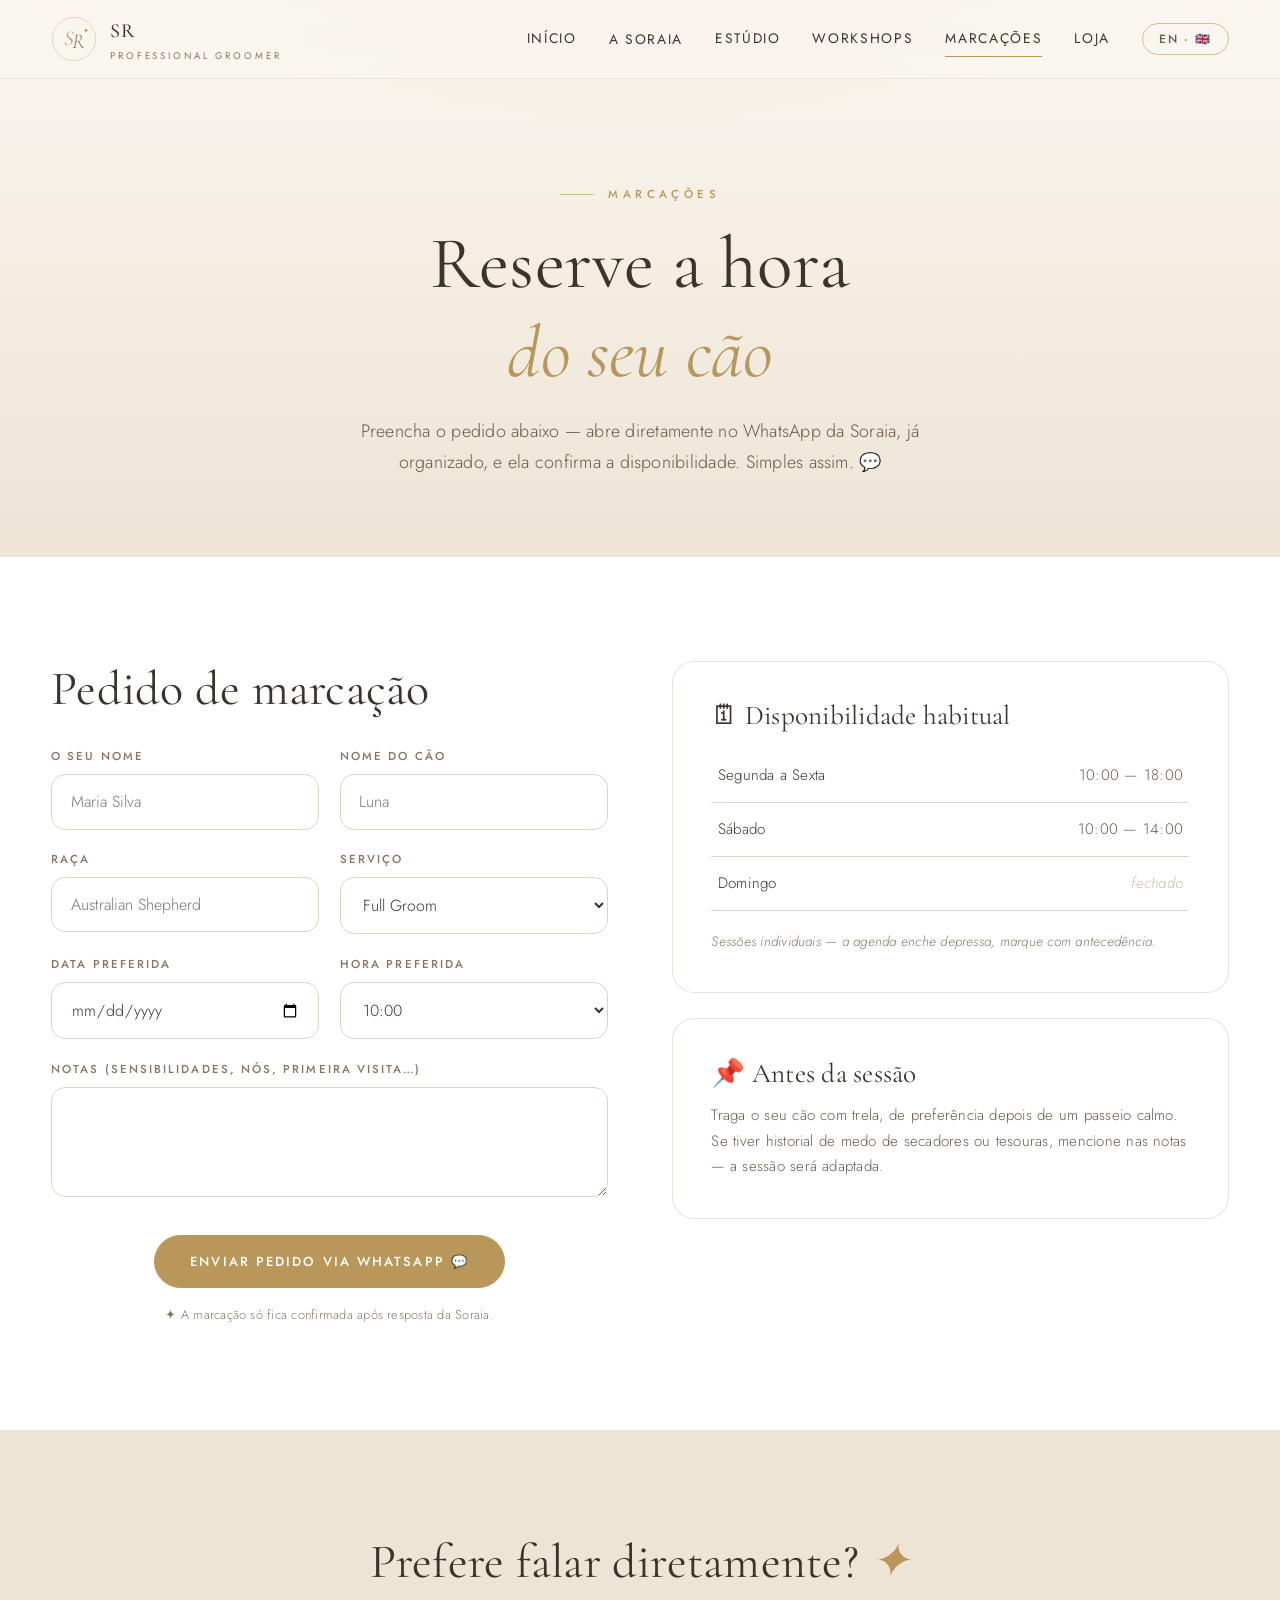
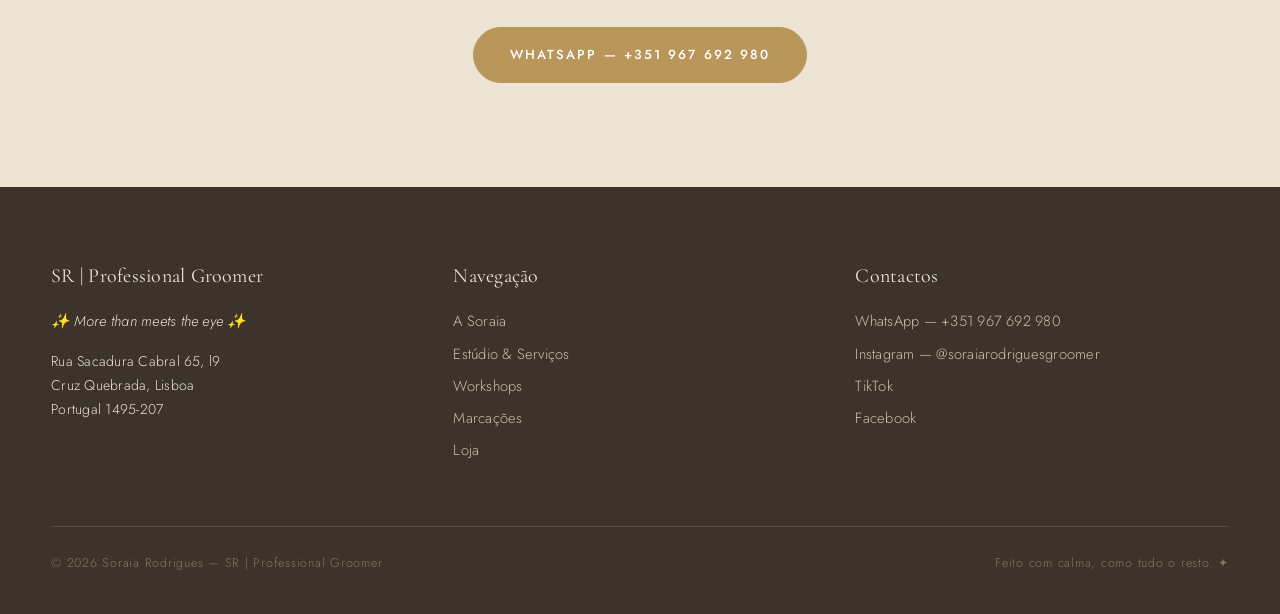
<file: marcacoes.html>
<!DOCTYPE html>
<html lang="pt">
<head>
<meta charset="UTF-8">
<meta name="viewport" content="width=device-width, initial-scale=1.0">
<title>Marcações — SR | Professional Groomer</title>
<meta name="description" content="Marque a sessão de grooming do seu cão com a Soraia Rodrigues, em Cruz Quebrada, Oeiras. Pedido automático via WhatsApp.">
<link rel="preconnect" href="https://fonts.googleapis.com">
<link rel="preconnect" href="https://fonts.gstatic.com" crossorigin>
<link href="https://fonts.googleapis.com/css2?family=Cormorant+Garamond:ital,wght@0,300;0,400;0,500;1,300;1,400;1,500&family=Jost:wght@300;400;500&display=swap" rel="stylesheet">
<link rel="stylesheet" href="css/style.css">
</head>
<body>

<header class="site">
  <div class="wrap nav">
    <a class="brand" href="index.html">
      <svg class="mono" viewBox="0 0 100 100" aria-hidden="true">
        <circle cx="50" cy="50" r="47" fill="none" stroke="#B9975B" stroke-width="1.3" opacity=".55"/>
        <text x="40" y="64" font-family="Cormorant Garamond,serif" font-size="46" font-style="italic" fill="#B9975B" text-anchor="middle">S</text>
        <text x="60" y="70" font-family="Cormorant Garamond,serif" font-size="46" font-style="italic" fill="#8A7460" text-anchor="middle">R</text>
        <text x="76" y="38" font-size="15" fill="#B9975B" text-anchor="middle">✦</text>
      </svg>
      <span><b>SR</b><small>Professional Groomer</small></span>
    </a>
    <nav class="menu">
      <a href="index.html"><span class="pt-only">Início</span><span class="en-only">Home</span></a>
      <span class="has-sub">
        <a href="sobre.html"><span class="pt-only">A Soraia</span><span class="en-only">About Soraia</span></a>
        <span class="sub"><a href="sobre.html#caes"><span class="pt-only">Os Meus Cães</span><span class="en-only">My Dogs</span></a></span>
      </span>
      <a href="estudio.html"><span class="pt-only">Estúdio</span><span class="en-only">The Studio</span></a>
      <a href="workshops.html">Workshops</a>
      <a href="marcacoes.html" class="active"><span class="pt-only">Marcações</span><span class="en-only">Bookings</span></a>
      <a href="loja.html"><span class="pt-only">Loja</span><span class="en-only">Shop</span></a>
      <button class="lang-btn" type="button">EN · 🇬🇧</button>
    </nav>
    <button class="burger" aria-label="Menu"><span></span><span></span><span></span></button>
  </div>
</header>

<section class="page-hero">
  <div class="wrap">
    <span class="eyebrow"><span class="pt-only">Marcações</span><span class="en-only">Bookings</span></span>
    <h1><span class="pt-only">Reserve a hora<br><em class="gold">do seu cão</em></span>
        <span class="en-only">Reserve your<br><em class="gold">dog's hour</em></span></h1>
    <p class="lead">
      <span class="pt-only">Preencha o pedido abaixo — abre diretamente no WhatsApp da Soraia, já organizado, e ela confirma a disponibilidade. Simples assim. 💬</span>
      <span class="en-only">Fill in the request below — it opens directly in Soraia's WhatsApp, neatly organised, and she confirms availability. That simple. 💬</span>
    </p>
  </div>
</section>

<section class="branca">
  <div class="wrap grid2" style="align-items:start">
    <!-- Booking form -->
    <div class="rev">
      <h2 style="margin-bottom:1.8rem"><span class="pt-only">Pedido de marcação</span><span class="en-only">Booking request</span></h2>
      <form class="book" onsubmit="return srBook(event)">
        <div>
          <label for="bk-nome"><span class="pt-only">O seu nome</span><span class="en-only">Your name</span></label>
          <input id="bk-nome" required placeholder="Maria Silva">
        </div>
        <div>
          <label for="bk-cao"><span class="pt-only">Nome do cão</span><span class="en-only">Dog's name</span></label>
          <input id="bk-cao" required placeholder="Luna">
        </div>
        <div>
          <label for="bk-raca"><span class="pt-only">Raça</span><span class="en-only">Breed</span></label>
          <input id="bk-raca" required placeholder="Australian Shepherd">
        </div>
        <div>
          <label for="bk-servico"><span class="pt-only">Serviço</span><span class="en-only">Service</span></label>
          <select id="bk-servico" required>
            <option value="Full Groom">Full Groom</option>
            <option value="Banho & Escovagem / Bath & Brush">Banho &amp; Escovagem · Bath &amp; Brush</option>
            <option value="Coat & Skin Care">Coat &amp; Skin Care</option>
            <option value="Show Dog Prep">Show Dog Prep</option>
            <option value="Primeira vez / First visit">Primeira vez · First visit</option>
          </select>
        </div>
        <div>
          <label for="bk-data"><span class="pt-only">Data preferida</span><span class="en-only">Preferred date</span></label>
          <input id="bk-data" type="date" required>
        </div>
        <div>
          <label for="bk-hora"><span class="pt-only">Hora preferida</span><span class="en-only">Preferred time</span></label>
          <select id="bk-hora" required>
            <option>10:00</option><option>11:00</option><option>12:00</option>
            <option>14:00</option><option>15:00</option><option>16:00</option><option>17:00</option>
          </select>
        </div>
        <div class="full">
          <label for="bk-notas"><span class="pt-only">Notas (sensibilidades, nós, primeira visita…)</span><span class="en-only">Notes (sensitivities, mats, first visit…)</span></label>
          <textarea id="bk-notas"></textarea>
        </div>
        <div class="full center" style="margin-top:.6rem">
          <button class="btn solid" type="submit"><span class="pt-only">Enviar pedido via WhatsApp 💬</span><span class="en-only">Send request via WhatsApp 💬</span></button>
          <p style="font-size:.8rem;color:var(--castanho);margin-top:1rem">
            <span class="pt-only">✦ A marcação só fica confirmada após resposta da Soraia.</span>
            <span class="en-only">✦ Your booking is only confirmed once Soraia replies.</span>
          </p>
        </div>
      </form>
    </div>

    <!-- Availability -->
    <div class="rev">
      <div class="card" style="margin-bottom:1.6rem">
        <h3 style="margin-bottom:1rem">🗓 <span class="pt-only">Disponibilidade habitual</span><span class="en-only">Usual availability</span></h3>
        <table class="horario">
          <tr><td><span class="pt-only">Segunda a Sexta</span><span class="en-only">Monday to Friday</span></td><td>10:00 — 18:00</td></tr>
          <tr><td><span class="pt-only">Sábado</span><span class="en-only">Saturday</span></td><td>10:00 — 14:00</td></tr>
          <tr class="off"><td><span class="pt-only">Domingo</span><span class="en-only">Sunday</span></td><td><span class="pt-only">fechado</span><span class="en-only">closed</span></td></tr>
        </table>
        <p style="font-size:.85rem;color:var(--castanho);margin-top:1.2rem;font-style:italic">
          <span class="pt-only">Sessões individuais — a agenda enche depressa, marque com antecedência.</span>
          <span class="en-only">One-on-one sessions — the diary fills up fast, book ahead.</span>
        </p>
      </div>
      <div class="card">
        <h3 style="margin-bottom:.8rem">📌 <span class="pt-only">Antes da sessão</span><span class="en-only">Before your session</span></h3>
        <p style="font-size:.94rem"><span class="pt-only">Traga o seu cão com trela, de preferência depois de um passeio calmo. Se tiver historial de medo de secadores ou tesouras, mencione nas notas — a sessão será adaptada.</span>
           <span class="en-only">Bring your dog on a lead, ideally after a calm walk. If they have a history of fearing dryers or scissors, mention it in the notes — the session will be adapted.</span></p>
      </div>

      <!-- ============================================================
           CALENDLY (opcional / optional)
           Para ativar um calendário sincronizado gratuito:
           1. Criar conta gratuita em https://calendly.com
           2. Criar um evento "Sessão de Grooming"
           3. Substituir o URL abaixo pelo teu link Calendly
           4. Apagar 'style="display:none"'
           ============================================================ -->
      <div style="display:none" id="calendly-slot">
        <div class="calendly-inline-widget" data-url="https://calendly.com/O-TEU-UTILIZADOR/sessao-grooming" style="min-width:320px;height:640px"></div>
        <script src="https://assets.calendly.com/assets/external/widget.js" async></script>
      </div>
    </div>
  </div>
</section>

<section class="areia center">
  <div class="wrap rev">
    <h2><span class="pt-only">Prefere falar diretamente? <em class="gold">✦</em></span><span class="en-only">Prefer to talk directly? <em class="gold">✦</em></span></h2>
    <div style="margin-top:2.2rem">
      <a class="btn solid" href="https://wa.me/351967692980" target="_blank" rel="noopener">WhatsApp — +351 967 692 980</a>
    </div>
  </div>
</section>

<footer class="site">
  <div class="wrap">
    <div class="grid3">
      <div>
        <h4>SR | Professional Groomer</h4>
        <p style="font-size:.92rem;font-style:italic">✨ More than meets the eye ✨</p>
        <p style="font-size:.88rem;margin-top:1rem">Rua Sacadura Cabral 65, l9<br>Cruz Quebrada, Lisboa<br>Portugal 1495-207</p>
      </div>
      <div>
        <h4><span class="pt-only">Navegação</span><span class="en-only">Navigation</span></h4>
        <ul>
          <li><a href="sobre.html"><span class="pt-only">A Soraia</span><span class="en-only">About Soraia</span></a></li>
          <li><a href="estudio.html"><span class="pt-only">Estúdio &amp; Serviços</span><span class="en-only">Studio &amp; Services</span></a></li>
          <li><a href="workshops.html">Workshops</a></li>
          <li><a href="marcacoes.html"><span class="pt-only">Marcações</span><span class="en-only">Bookings</span></a></li>
          <li><a href="loja.html"><span class="pt-only">Loja</span><span class="en-only">Shop</span></a></li>
        </ul>
      </div>
      <div>
        <h4><span class="pt-only">Contactos</span><span class="en-only">Contact</span></h4>
        <ul>
          <li><a href="https://wa.me/351967692980" target="_blank" rel="noopener">WhatsApp — +351 967 692 980</a></li>
          <li><a href="https://www.instagram.com/soraiarodriguesgroomer" target="_blank" rel="noopener">Instagram — @soraiarodriguesgroomer</a></li>
          <li><a href="https://www.tiktok.com/@soraiarodigues169" target="_blank" rel="noopener">TikTok</a></li>
          <li><a href="https://m.facebook.com/soraya.rodrigues.921/" target="_blank" rel="noopener">Facebook</a></li>
        </ul>
      </div>
    </div>
    <div class="fim">
      <span>© <span class="ano">2026</span> Soraia Rodrigues — SR | Professional Groomer</span>
      <span><span class="pt-only">Feito com calma, como tudo o resto.</span><span class="en-only">Made calmly, like everything else.</span> ✦</span>
    </div>
  </div>
</footer>

<script src="js/main.js"></script>
</body>
</html>
</file>
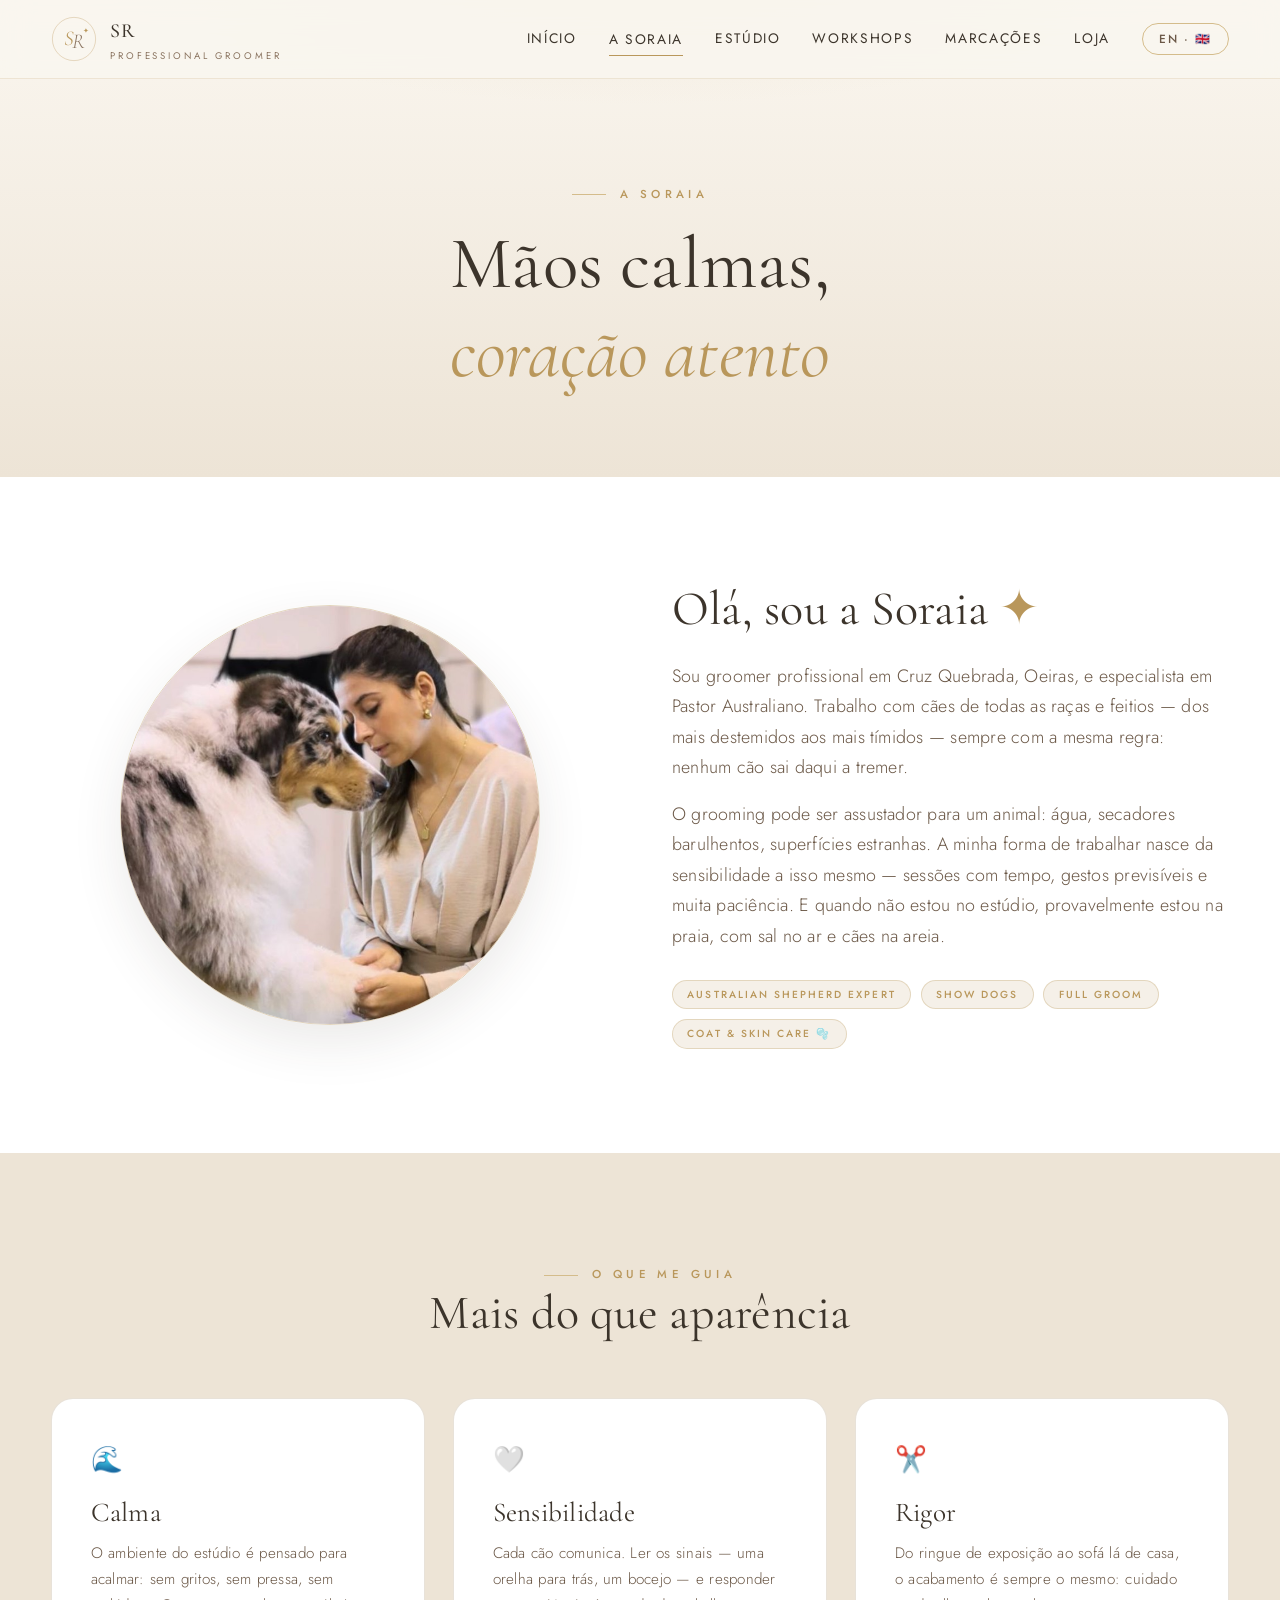
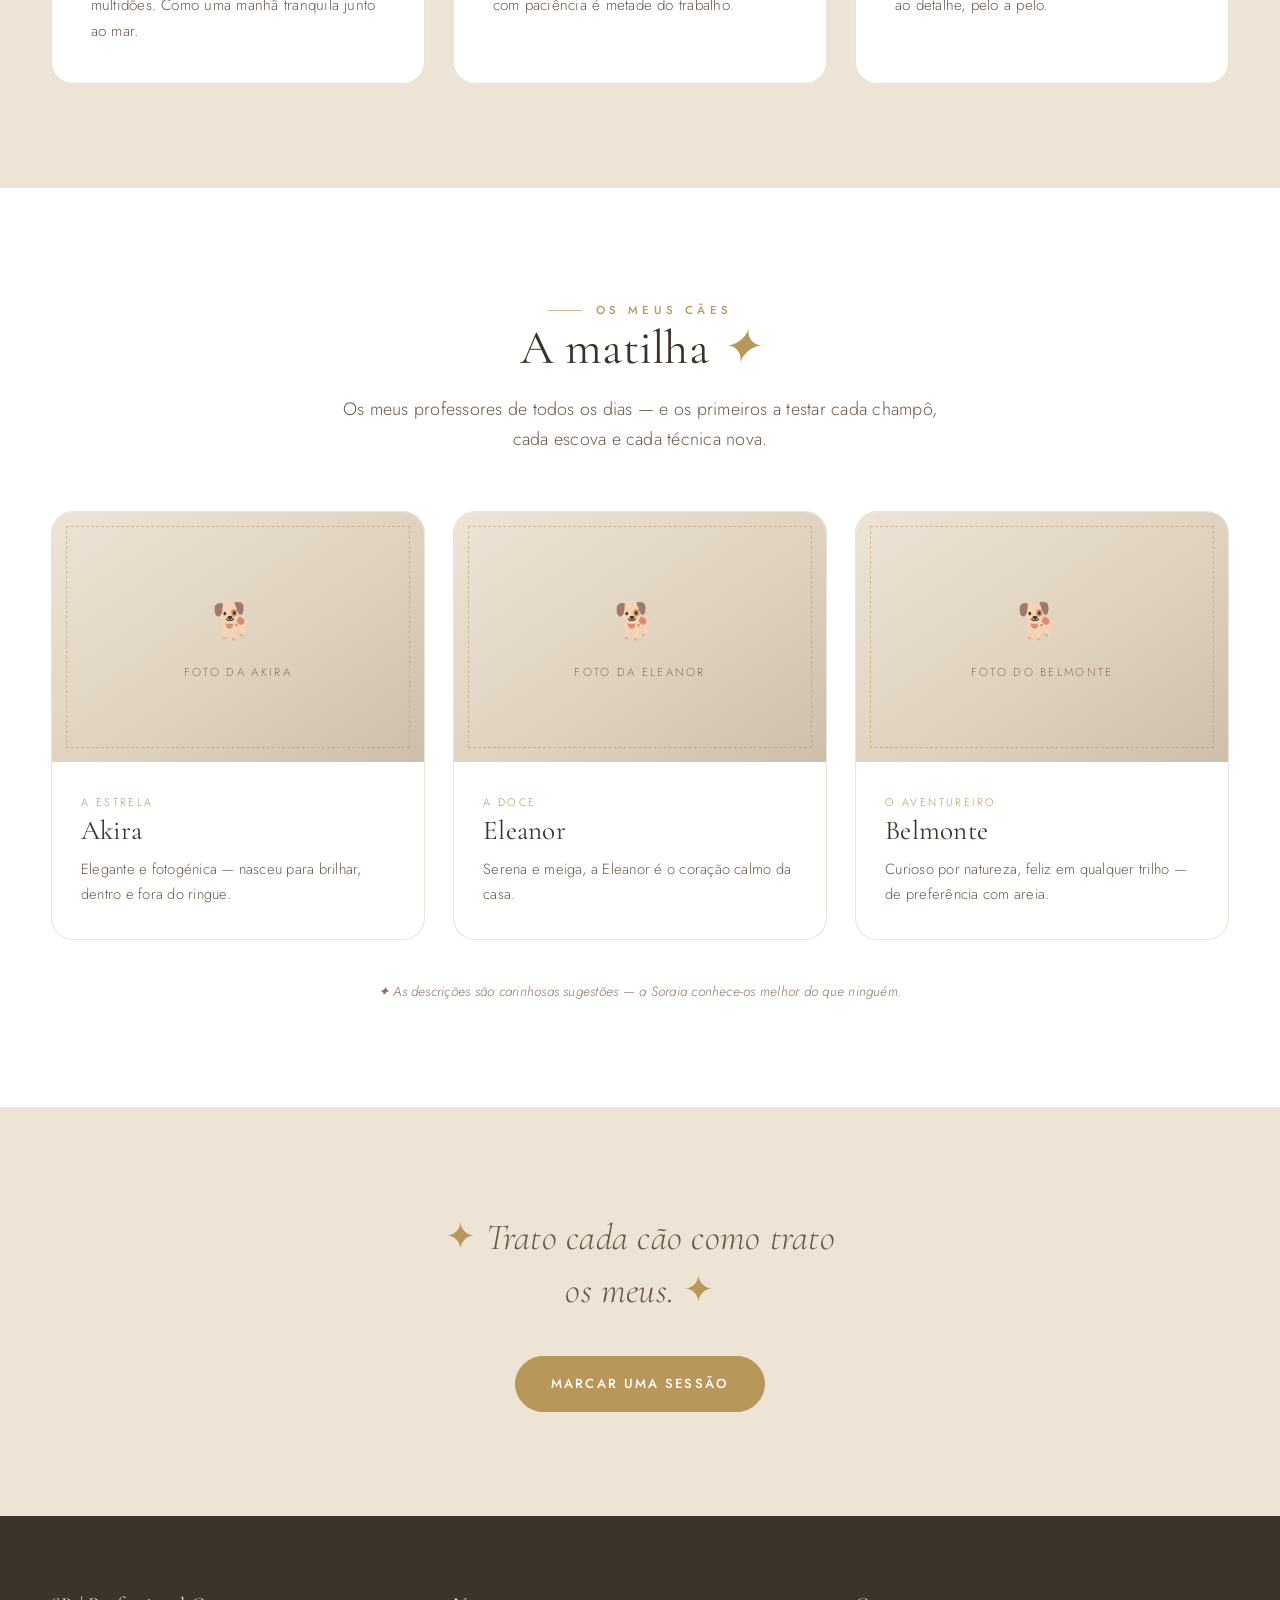
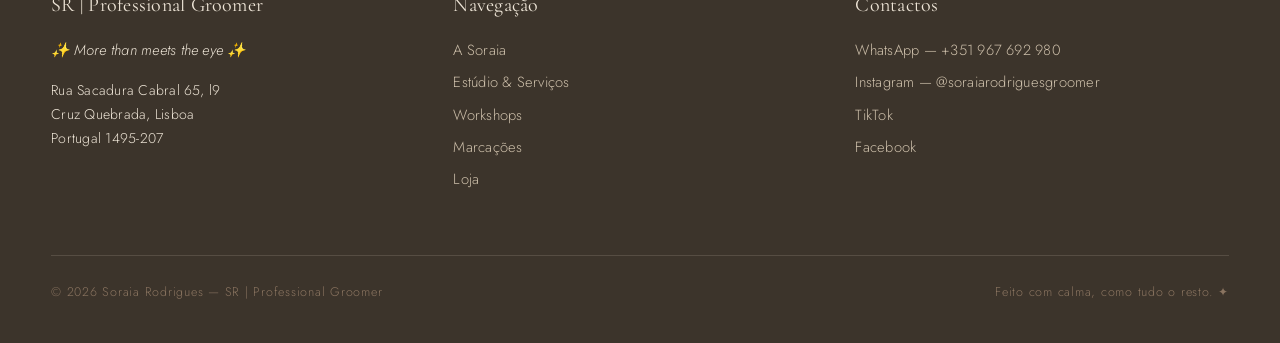
<file: sobre.html>
<!DOCTYPE html>
<html lang="pt">
<head>
<meta charset="UTF-8">
<meta name="viewport" content="width=device-width, initial-scale=1.0">
<title>A Soraia — SR | Professional Groomer</title>
<meta name="description" content="Conheça a Soraia Rodrigues, Professional Groomer e Australian Shepherd Expert, e a sua matilha: Akira, Eleanor e Belmonte.">
<link rel="preconnect" href="https://fonts.googleapis.com">
<link rel="preconnect" href="https://fonts.gstatic.com" crossorigin>
<link href="https://fonts.googleapis.com/css2?family=Cormorant+Garamond:ital,wght@0,300;0,400;0,500;1,300;1,400;1,500&family=Jost:wght@300;400;500&display=swap" rel="stylesheet">
<link rel="stylesheet" href="css/style.css">
</head>
<body>

<header class="site">
  <div class="wrap nav">
    <a class="brand" href="index.html">
      <svg class="mono" viewBox="0 0 100 100" aria-hidden="true">
        <circle cx="50" cy="50" r="47" fill="none" stroke="#B9975B" stroke-width="1.3" opacity=".55"/>
        <text x="40" y="64" font-family="Cormorant Garamond,serif" font-size="46" font-style="italic" fill="#B9975B" text-anchor="middle">S</text>
        <text x="60" y="70" font-family="Cormorant Garamond,serif" font-size="46" font-style="italic" fill="#8A7460" text-anchor="middle">R</text>
        <text x="76" y="38" font-size="15" fill="#B9975B" text-anchor="middle">✦</text>
      </svg>
      <span><b>SR</b><small>Professional Groomer</small></span>
    </a>
    <nav class="menu">
      <a href="index.html"><span class="pt-only">Início</span><span class="en-only">Home</span></a>
      <span class="has-sub">
        <a href="sobre.html" class="active"><span class="pt-only">A Soraia</span><span class="en-only">About Soraia</span></a>
        <span class="sub"><a href="#caes"><span class="pt-only">Os Meus Cães</span><span class="en-only">My Dogs</span></a></span>
      </span>
      <a href="estudio.html"><span class="pt-only">Estúdio</span><span class="en-only">The Studio</span></a>
      <a href="workshops.html">Workshops</a>
      <a href="marcacoes.html"><span class="pt-only">Marcações</span><span class="en-only">Bookings</span></a>
      <a href="loja.html"><span class="pt-only">Loja</span><span class="en-only">Shop</span></a>
      <button class="lang-btn" type="button">EN · 🇬🇧</button>
    </nav>
    <button class="burger" aria-label="Menu"><span></span><span></span><span></span></button>
  </div>
</header>

<!-- ======== PAGE HERO ======== -->
<section class="page-hero">
  <div class="wrap">
    <span class="eyebrow"><span class="pt-only">A Soraia</span><span class="en-only">About Soraia</span></span>
    <h1><span class="pt-only">Mãos calmas,<br><em class="gold">coração atento</em></span>
        <span class="en-only">Calm hands,<br><em class="gold">an attentive heart</em></span></h1>
  </div>
</section>

<!-- ======== STORY ======== -->
<section class="branca">
  <div class="wrap grid2">
    <div class="rev">
      <img src="img/soraia.jpg" alt="Soraia Rodrigues com um Pastor Australiano"
           style="width:min(420px,90%);aspect-ratio:1;object-fit:cover;border-radius:50%;border:1px solid rgba(185,151,91,.4);box-shadow:var(--sombra);display:block;margin-inline:auto"
           onerror="this.style.display='none';this.nextElementSibling.style.display='flex'">
      <div class="foto round" style="display:none"><span class="ico">📷</span>
        <span class="pt-only">Guardar a foto como img/soraia.jpg</span>
        <span class="en-only">Save the photo as img/soraia.jpg</span>
      </div>
    </div>
    <div class="rev">
      <h2><span class="pt-only">Olá, sou a Soraia <span class="gold">✦</span></span>
          <span class="en-only">Hello, I'm Soraia <span class="gold">✦</span></span></h2>
      <p class="lead" style="margin-top:1.4rem">
        <span class="pt-only">Sou groomer profissional em Cruz Quebrada, Oeiras, e especialista em Pastor Australiano. Trabalho com cães de todas as raças e feitios — dos mais destemidos aos mais tímidos — sempre com a mesma regra: nenhum cão sai daqui a tremer.</span>
        <span class="en-only">I'm a professional groomer in Cruz Quebrada, Oeiras, and an Australian Shepherd specialist. I work with dogs of every breed and temperament — from the boldest to the shyest — always with one rule: no dog leaves here trembling.</span>
      </p>
      <p class="lead" style="margin-top:1rem">
        <span class="pt-only">O grooming pode ser assustador para um animal: água, secadores barulhentos, superfícies estranhas. A minha forma de trabalhar nasce da sensibilidade a isso mesmo — sessões com tempo, gestos previsíveis e muita paciência. E quando não estou no estúdio, provavelmente estou na praia, com sal no ar e cães na areia.</span>
        <span class="en-only">Grooming can be scary for an animal: water, noisy dryers, unfamiliar surfaces. My way of working is born from being sensitive to exactly that — unhurried sessions, predictable gestures and a lot of patience. And when I'm not at the studio, I'm probably at the beach, salt in the air and dogs on the sand.</span>
      </p>
      <div style="margin-top:1.8rem;display:flex;gap:.6rem;flex-wrap:wrap">
        <span class="badge">Australian Shepherd Expert</span>
        <span class="badge">Show Dogs</span>
        <span class="badge">Full Groom</span>
        <span class="badge">Coat &amp; Skin Care 🫧</span>
      </div>
    </div>
  </div>
</section>

<!-- ======== VALUES ======== -->
<section class="areia">
  <div class="wrap">
    <div class="center rev" style="margin-bottom:3.5rem">
      <span class="eyebrow"><span class="pt-only">O que me guia</span><span class="en-only">What guides me</span></span>
      <h2><span class="pt-only">Mais do que aparência</span><span class="en-only">More than meets the eye</span></h2>
    </div>
    <div class="grid3">
      <div class="card rev">
        <span class="ico">🌊</span>
        <h3><span class="pt-only">Calma</span><span class="en-only">Calm</span></h3>
        <p><span class="pt-only">O ambiente do estúdio é pensado para acalmar: sem gritos, sem pressa, sem multidões. Como uma manhã tranquila junto ao mar.</span>
           <span class="en-only">The studio environment is designed to soothe: no shouting, no rushing, no crowds. Like a quiet morning by the sea.</span></p>
      </div>
      <div class="card rev">
        <span class="ico">🤍</span>
        <h3><span class="pt-only">Sensibilidade</span><span class="en-only">Sensitivity</span></h3>
        <p><span class="pt-only">Cada cão comunica. Ler os sinais — uma orelha para trás, um bocejo — e responder com paciência é metade do trabalho.</span>
           <span class="en-only">Every dog communicates. Reading the signs — an ear pinned back, a yawn — and responding with patience is half the job.</span></p>
      </div>
      <div class="card rev">
        <span class="ico">✂️</span>
        <h3><span class="pt-only">Rigor</span><span class="en-only">Precision</span></h3>
        <p><span class="pt-only">Do ringue de exposição ao sofá lá de casa, o acabamento é sempre o mesmo: cuidado ao detalhe, pelo a pelo.</span>
           <span class="en-only">From the show ring to the sofa at home, the finish is always the same: attention to detail, hair by hair.</span></p>
      </div>
    </div>
  </div>
</section>

<!-- ======== DOGS ======== -->
<section class="branca" id="caes">
  <div class="wrap">
    <div class="center rev" style="margin-bottom:3.5rem">
      <span class="eyebrow"><span class="pt-only">Os Meus Cães</span><span class="en-only">My Dogs</span></span>
      <h2><span class="pt-only">A matilha <em class="gold">✦</em></span><span class="en-only">The pack <em class="gold">✦</em></span></h2>
      <p class="lead" style="margin-top:1rem">
        <span class="pt-only">Os meus professores de todos os dias — e os primeiros a testar cada champô, cada escova e cada técnica nova.</span>
        <span class="en-only">My everyday teachers — and the first to test every shampoo, every brush and every new technique.</span>
      </p>
    </div>
    <div class="grid3">
      <div class="dog-card rev">
        <div class="foto"><span class="ico">🐕</span><span class="pt-only">Foto da Akira</span><span class="en-only">Photo of Akira</span></div>
        <div class="info">
          <span class="role"><span class="pt-only">A estrela</span><span class="en-only">The star</span></span>
          <h3>Akira</h3>
          <p><span class="pt-only">Elegante e fotogénica — nasceu para brilhar, dentro e fora do ringue.</span>
             <span class="en-only">Elegant and photogenic — born to shine, in and out of the ring.</span></p>
        </div>
      </div>
      <div class="dog-card rev">
        <div class="foto"><span class="ico">🐕</span><span class="pt-only">Foto da Eleanor</span><span class="en-only">Photo of Eleanor</span></div>
        <div class="info">
          <span class="role"><span class="pt-only">A doce</span><span class="en-only">The sweet one</span></span>
          <h3>Eleanor</h3>
          <p><span class="pt-only">Serena e meiga, a Eleanor é o coração calmo da casa.</span>
             <span class="en-only">Serene and gentle, Eleanor is the calm heart of the house.</span></p>
        </div>
      </div>
      <div class="dog-card rev">
        <div class="foto"><span class="ico">🐕</span><span class="pt-only">Foto do Belmonte</span><span class="en-only">Photo of Belmonte</span></div>
        <div class="info">
          <span class="role"><span class="pt-only">O aventureiro</span><span class="en-only">The adventurer</span></span>
          <h3>Belmonte</h3>
          <p><span class="pt-only">Curioso por natureza, feliz em qualquer trilho — de preferência com areia.</span>
             <span class="en-only">Curious by nature, happy on any trail — preferably a sandy one.</span></p>
        </div>
      </div>
    </div>
    <p class="center rev" style="margin-top:2.5rem;font-size:.85rem;color:var(--castanho);font-style:italic">
      <span class="pt-only">✦ As descrições são carinhosas sugestões — a Soraia conhece-os melhor do que ninguém.</span>
      <span class="en-only">✦ These descriptions are affectionate suggestions — Soraia knows them better than anyone.</span>
    </p>
  </div>
</section>

<!-- ======== CTA ======== -->
<section class="areia center">
  <div class="wrap rev">
    <p class="citacao"><span class="sparkle">✦</span>
      <span class="pt-only"> Trato cada cão como trato os meus. </span>
      <span class="en-only"> I treat every dog the way I treat my own. </span>
      <span class="sparkle">✦</span></p>
    <div style="margin-top:2.4rem">
      <a class="btn solid" href="marcacoes.html"><span class="pt-only">Marcar uma sessão</span><span class="en-only">Book a session</span></a>
    </div>
  </div>
</section>

<footer class="site">
  <div class="wrap">
    <div class="grid3">
      <div>
        <h4>SR | Professional Groomer</h4>
        <p style="font-size:.92rem;font-style:italic">✨ More than meets the eye ✨</p>
        <p style="font-size:.88rem;margin-top:1rem">Rua Sacadura Cabral 65, l9<br>Cruz Quebrada, Lisboa<br>Portugal 1495-207</p>
      </div>
      <div>
        <h4><span class="pt-only">Navegação</span><span class="en-only">Navigation</span></h4>
        <ul>
          <li><a href="sobre.html"><span class="pt-only">A Soraia</span><span class="en-only">About Soraia</span></a></li>
          <li><a href="estudio.html"><span class="pt-only">Estúdio &amp; Serviços</span><span class="en-only">Studio &amp; Services</span></a></li>
          <li><a href="workshops.html">Workshops</a></li>
          <li><a href="marcacoes.html"><span class="pt-only">Marcações</span><span class="en-only">Bookings</span></a></li>
          <li><a href="loja.html"><span class="pt-only">Loja</span><span class="en-only">Shop</span></a></li>
        </ul>
      </div>
      <div>
        <h4><span class="pt-only">Contactos</span><span class="en-only">Contact</span></h4>
        <ul>
          <li><a href="https://wa.me/351967692980" target="_blank" rel="noopener">WhatsApp — +351 967 692 980</a></li>
          <li><a href="https://www.instagram.com/soraiarodriguesgroomer" target="_blank" rel="noopener">Instagram — @soraiarodriguesgroomer</a></li>
          <li><a href="https://www.tiktok.com/@soraiarodigues169" target="_blank" rel="noopener">TikTok</a></li>
          <li><a href="https://m.facebook.com/soraya.rodrigues.921/" target="_blank" rel="noopener">Facebook</a></li>
        </ul>
      </div>
    </div>
    <div class="fim">
      <span>© <span class="ano">2026</span> Soraia Rodrigues — SR | Professional Groomer</span>
      <span><span class="pt-only">Feito com calma, como tudo o resto.</span><span class="en-only">Made calmly, like everything else.</span> ✦</span>
    </div>
  </div>
</footer>

<script src="js/main.js"></script>
</body>
</html>
</file>
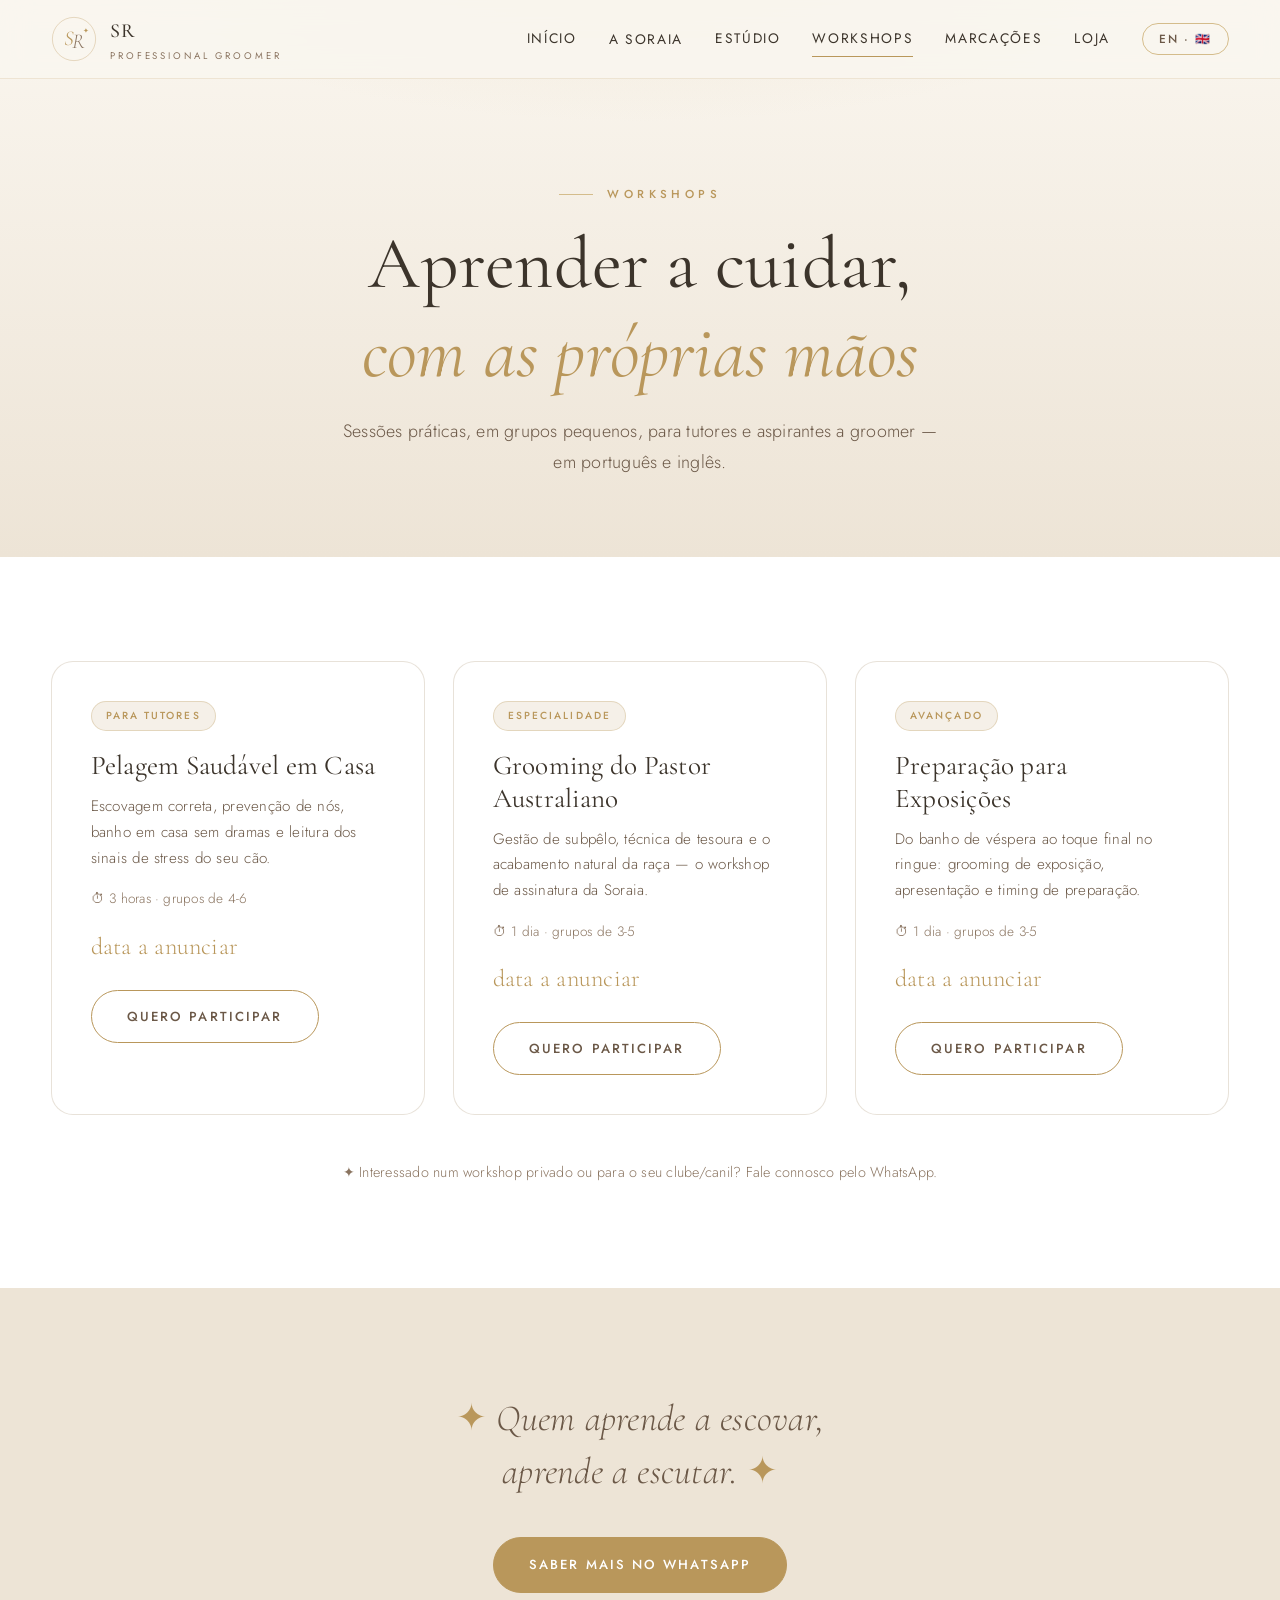
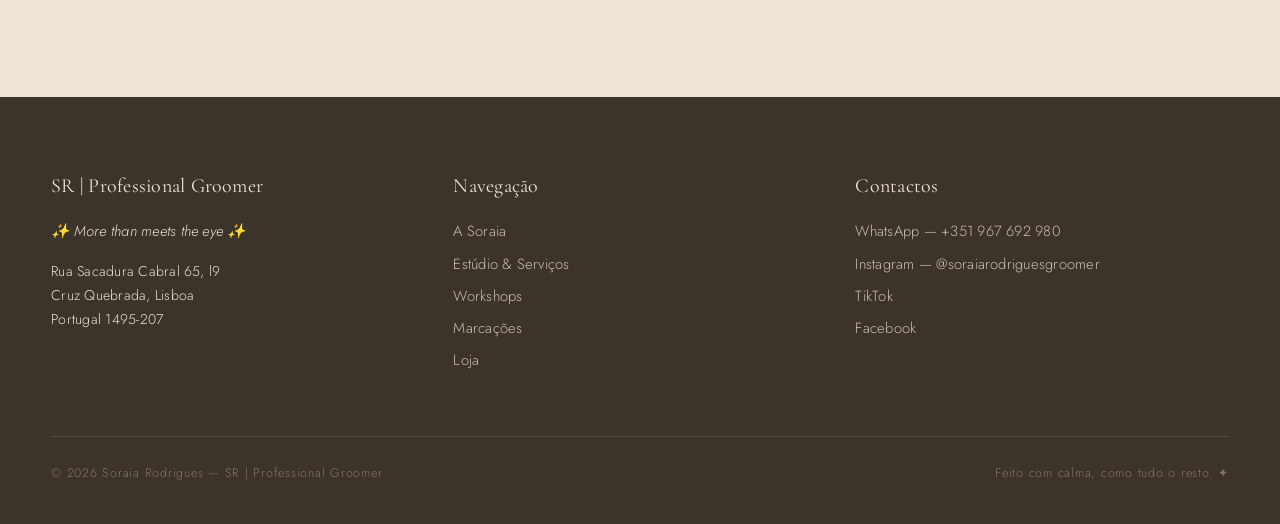
<file: workshops.html>
<!DOCTYPE html>
<html lang="pt">
<head>
<meta charset="UTF-8">
<meta name="viewport" content="width=device-width, initial-scale=1.0">
<title>Workshops — SR | Professional Groomer</title>
<meta name="description" content="Workshops de grooming com Soraia Rodrigues: cuidados de pelagem em casa, grooming do Pastor Australiano e preparação para exposições.">
<link rel="preconnect" href="https://fonts.googleapis.com">
<link rel="preconnect" href="https://fonts.gstatic.com" crossorigin>
<link href="https://fonts.googleapis.com/css2?family=Cormorant+Garamond:ital,wght@0,300;0,400;0,500;1,300;1,400;1,500&family=Jost:wght@300;400;500&display=swap" rel="stylesheet">
<link rel="stylesheet" href="css/style.css">
</head>
<body>

<header class="site">
  <div class="wrap nav">
    <a class="brand" href="index.html">
      <svg class="mono" viewBox="0 0 100 100" aria-hidden="true">
        <circle cx="50" cy="50" r="47" fill="none" stroke="#B9975B" stroke-width="1.3" opacity=".55"/>
        <text x="40" y="64" font-family="Cormorant Garamond,serif" font-size="46" font-style="italic" fill="#B9975B" text-anchor="middle">S</text>
        <text x="60" y="70" font-family="Cormorant Garamond,serif" font-size="46" font-style="italic" fill="#8A7460" text-anchor="middle">R</text>
        <text x="76" y="38" font-size="15" fill="#B9975B" text-anchor="middle">✦</text>
      </svg>
      <span><b>SR</b><small>Professional Groomer</small></span>
    </a>
    <nav class="menu">
      <a href="index.html"><span class="pt-only">Início</span><span class="en-only">Home</span></a>
      <span class="has-sub">
        <a href="sobre.html"><span class="pt-only">A Soraia</span><span class="en-only">About Soraia</span></a>
        <span class="sub"><a href="sobre.html#caes"><span class="pt-only">Os Meus Cães</span><span class="en-only">My Dogs</span></a></span>
      </span>
      <a href="estudio.html"><span class="pt-only">Estúdio</span><span class="en-only">The Studio</span></a>
      <a href="workshops.html" class="active">Workshops</a>
      <a href="marcacoes.html"><span class="pt-only">Marcações</span><span class="en-only">Bookings</span></a>
      <a href="loja.html"><span class="pt-only">Loja</span><span class="en-only">Shop</span></a>
      <button class="lang-btn" type="button">EN · 🇬🇧</button>
    </nav>
    <button class="burger" aria-label="Menu"><span></span><span></span><span></span></button>
  </div>
</header>

<section class="page-hero">
  <div class="wrap">
    <span class="eyebrow">Workshops</span>
    <h1><span class="pt-only">Aprender a cuidar,<br><em class="gold">com as próprias mãos</em></span>
        <span class="en-only">Learn to care,<br><em class="gold">with your own hands</em></span></h1>
    <p class="lead">
      <span class="pt-only">Sessões práticas, em grupos pequenos, para tutores e aspirantes a groomer — em português e inglês.</span>
      <span class="en-only">Hands-on sessions in small groups, for dog parents and aspiring groomers — in Portuguese and English.</span>
    </p>
  </div>
</section>

<section class="branca">
  <div class="wrap">
    <div class="grid3">
      <div class="card rev">
        <span class="badge" style="margin-bottom:1.2rem"><span class="pt-only">Para tutores</span><span class="en-only">For dog parents</span></span>
        <h3><span class="pt-only">Pelagem Saudável em Casa</span><span class="en-only">A Healthy Coat at Home</span></h3>
        <p style="margin-top:.7rem"><span class="pt-only">Escovagem correta, prevenção de nós, banho em casa sem dramas e leitura dos sinais de stress do seu cão.</span>
           <span class="en-only">Correct brushing, mat prevention, drama-free baths at home and reading your dog's stress signals.</span></p>
        <p style="margin-top:1rem;font-size:.85rem;color:var(--castanho)">⏱ <span class="pt-only">3 horas · grupos de 4-6</span><span class="en-only">3 hours · groups of 4-6</span></p>
        <span class="price"><span class="pt-only">data a anunciar</span><span class="en-only">date to be announced</span></span>
        <div style="margin-top:1.4rem">
          <button class="btn ghost" onclick="srWorkshop('Pelagem Saudável em Casa','A Healthy Coat at Home')"><span class="pt-only">Quero participar</span><span class="en-only">I want to join</span></button>
        </div>
      </div>
      <div class="card rev">
        <span class="badge" style="margin-bottom:1.2rem"><span class="pt-only">Especialidade</span><span class="en-only">Speciality</span></span>
        <h3><span class="pt-only">Grooming do Pastor Australiano</span><span class="en-only">Australian Shepherd Grooming</span></h3>
        <p style="margin-top:.7rem"><span class="pt-only">Gestão de subpêlo, técnica de tesoura e o acabamento natural da raça — o workshop de assinatura da Soraia.</span>
           <span class="en-only">Undercoat management, scissor technique and the breed's natural finish — Soraia's signature workshop.</span></p>
        <p style="margin-top:1rem;font-size:.85rem;color:var(--castanho)">⏱ <span class="pt-only">1 dia · grupos de 3-5</span><span class="en-only">Full day · groups of 3-5</span></p>
        <span class="price"><span class="pt-only">data a anunciar</span><span class="en-only">date to be announced</span></span>
        <div style="margin-top:1.4rem">
          <button class="btn ghost" onclick="srWorkshop('Grooming do Pastor Australiano','Australian Shepherd Grooming')"><span class="pt-only">Quero participar</span><span class="en-only">I want to join</span></button>
        </div>
      </div>
      <div class="card rev">
        <span class="badge" style="margin-bottom:1.2rem"><span class="pt-only">Avançado</span><span class="en-only">Advanced</span></span>
        <h3><span class="pt-only">Preparação para Exposições</span><span class="en-only">Show Ring Preparation</span></h3>
        <p style="margin-top:.7rem"><span class="pt-only">Do banho de véspera ao toque final no ringue: grooming de exposição, apresentação e timing de preparação.</span>
           <span class="en-only">From the pre-show bath to the final touch ringside: show grooming, presentation and preparation timing.</span></p>
        <p style="margin-top:1rem;font-size:.85rem;color:var(--castanho)">⏱ <span class="pt-only">1 dia · grupos de 3-5</span><span class="en-only">Full day · groups of 3-5</span></p>
        <span class="price"><span class="pt-only">data a anunciar</span><span class="en-only">date to be announced</span></span>
        <div style="margin-top:1.4rem">
          <button class="btn ghost" onclick="srWorkshop('Preparação para Exposições','Show Ring Preparation')"><span class="pt-only">Quero participar</span><span class="en-only">I want to join</span></button>
        </div>
      </div>
    </div>
    <p class="center rev" style="margin-top:2.8rem;font-size:.9rem;color:var(--castanho)">
      <span class="pt-only">✦ Interessado num workshop privado ou para o seu clube/canil? Fale connosco pelo WhatsApp.</span>
      <span class="en-only">✦ Interested in a private workshop or one for your club/kennel? Reach out on WhatsApp.</span>
    </p>
  </div>
</section>

<section class="areia center">
  <div class="wrap rev">
    <p class="citacao"><span class="sparkle">✦</span>
      <span class="pt-only"> Quem aprende a escovar, aprende a escutar. </span>
      <span class="en-only"> Learning to brush is learning to listen. </span>
      <span class="sparkle">✦</span></p>
    <div style="margin-top:2.4rem">
      <a class="btn solid" href="https://wa.me/351967692980?text=Ol%C3%A1!%20Gostaria%20de%20saber%20mais%20sobre%20os%20workshops%20%F0%9F%8E%93" target="_blank" rel="noopener"><span class="pt-only">Saber mais no WhatsApp</span><span class="en-only">Learn more on WhatsApp</span></a>
    </div>
  </div>
</section>

<footer class="site">
  <div class="wrap">
    <div class="grid3">
      <div>
        <h4>SR | Professional Groomer</h4>
        <p style="font-size:.92rem;font-style:italic">✨ More than meets the eye ✨</p>
        <p style="font-size:.88rem;margin-top:1rem">Rua Sacadura Cabral 65, l9<br>Cruz Quebrada, Lisboa<br>Portugal 1495-207</p>
      </div>
      <div>
        <h4><span class="pt-only">Navegação</span><span class="en-only">Navigation</span></h4>
        <ul>
          <li><a href="sobre.html"><span class="pt-only">A Soraia</span><span class="en-only">About Soraia</span></a></li>
          <li><a href="estudio.html"><span class="pt-only">Estúdio &amp; Serviços</span><span class="en-only">Studio &amp; Services</span></a></li>
          <li><a href="workshops.html">Workshops</a></li>
          <li><a href="marcacoes.html"><span class="pt-only">Marcações</span><span class="en-only">Bookings</span></a></li>
          <li><a href="loja.html"><span class="pt-only">Loja</span><span class="en-only">Shop</span></a></li>
        </ul>
      </div>
      <div>
        <h4><span class="pt-only">Contactos</span><span class="en-only">Contact</span></h4>
        <ul>
          <li><a href="https://wa.me/351967692980" target="_blank" rel="noopener">WhatsApp — +351 967 692 980</a></li>
          <li><a href="https://www.instagram.com/soraiarodriguesgroomer" target="_blank" rel="noopener">Instagram — @soraiarodriguesgroomer</a></li>
          <li><a href="https://www.tiktok.com/@soraiarodigues169" target="_blank" rel="noopener">TikTok</a></li>
          <li><a href="https://m.facebook.com/soraya.rodrigues.921/" target="_blank" rel="noopener">Facebook</a></li>
        </ul>
      </div>
    </div>
    <div class="fim">
      <span>© <span class="ano">2026</span> Soraia Rodrigues — SR | Professional Groomer</span>
      <span><span class="pt-only">Feito com calma, como tudo o resto.</span><span class="en-only">Made calmly, like everything else.</span> ✦</span>
    </div>
  </div>
</footer>

<script src="js/main.js"></script>
</body>
</html>
</file>
<file: css/style.css>
/* ============================================================
   SR | Professional Groomer — Design System
   Palette: sand, cream, white, light brown, gold
   ============================================================ */

:root{
  --areia:#EDE4D6;
  --areia-escura:#DFD2BE;
  --creme:#FAF6EF;
  --branco:#FFFFFF;
  --taupe:#CDBFAA;
  --castanho:#8A7460;
  --castanho-escuro:#6B5847;
  --ouro:#B9975B;
  --ouro-claro:#D4BC8B;
  --tinta:#3C342B;
  --serif:'Cormorant Garamond',Georgia,serif;
  --sans:'Jost','Segoe UI',sans-serif;
  --transicao:.45s cubic-bezier(.25,.8,.35,1);
  --sombra:0 18px 50px rgba(60,52,43,.10);
  --raio:22px;
}

*{margin:0;padding:0;box-sizing:border-box}
html{scroll-behavior:smooth}
body{
  font-family:var(--sans);
  font-weight:300;
  color:var(--tinta);
  background:var(--creme);
  line-height:1.7;
  letter-spacing:.015em;
  -webkit-font-smoothing:antialiased;
}

/* ---------- Language toggle (PT default) ---------- */
html.en .pt-only{display:none!important}
html:not(.en) .en-only{display:none!important}

/* ---------- Typography ---------- */
h1,h2,h3,.serif{font-family:var(--serif);font-weight:400;line-height:1.2}
h1{font-size:clamp(2.6rem,6vw,4.6rem)}
h2{font-size:clamp(2rem,4vw,3rem)}
h3{font-size:clamp(1.35rem,2.4vw,1.7rem)}
.eyebrow{
  font-family:var(--sans);font-size:.72rem;font-weight:500;
  letter-spacing:.38em;text-transform:uppercase;color:var(--ouro);
  display:inline-flex;align-items:center;gap:.9rem;
}
.eyebrow::before{content:"";width:34px;height:1px;background:var(--ouro-claro)}
.lead{font-size:1.12rem;color:var(--castanho-escuro);max-width:62ch}
em,.it{font-style:italic}
.gold{color:var(--ouro)}

/* ---------- Layout ---------- */
.wrap{width:min(1180px,92%);margin-inline:auto}
section{padding:6.5rem 0}
.center{text-align:center}
.center .lead{margin-inline:auto}
.grid2{display:grid;grid-template-columns:1fr 1fr;gap:4rem;align-items:center}
.grid3{display:grid;grid-template-columns:repeat(3,1fr);gap:1.8rem}
.grid4{display:grid;grid-template-columns:repeat(4,1fr);gap:1.8rem}
@media(max-width:900px){.grid2,.grid3,.grid4{grid-template-columns:1fr}.grid4{grid-template-columns:1fr 1fr}}
@media(max-width:560px){.grid4{grid-template-columns:1fr}}

/* ---------- Nav ---------- */
header.site{
  position:fixed;inset:0 0 auto 0;z-index:100;
  background:rgba(250,246,239,.86);
  backdrop-filter:blur(14px);-webkit-backdrop-filter:blur(14px);
  border-bottom:1px solid rgba(185,151,91,.18);
  transition:var(--transicao);
}
.nav{display:flex;align-items:center;justify-content:space-between;height:78px}
.brand{display:flex;align-items:center;gap:.8rem;text-decoration:none;color:var(--tinta)}
.brand .mono{width:46px;height:46px;flex:none}
.brand b{font-family:var(--serif);font-weight:500;font-size:1.25rem;letter-spacing:.06em}
.brand small{display:block;font-family:var(--sans);font-weight:400;font-size:.6rem;letter-spacing:.3em;text-transform:uppercase;color:var(--castanho)}
nav.menu{display:flex;align-items:center;gap:2rem}
nav.menu a{
  text-decoration:none;color:var(--tinta);font-size:.86rem;font-weight:400;
  letter-spacing:.12em;text-transform:uppercase;position:relative;padding:.4rem 0;
}
nav.menu a::after{
  content:"";position:absolute;left:0;bottom:0;width:0;height:1px;
  background:var(--ouro);transition:var(--transicao);
}
nav.menu a:hover::after,nav.menu a.active::after{width:100%}
.has-sub{position:relative}
.has-sub .sub{
  position:absolute;top:calc(100% + 10px);left:50%;transform:translate(-50%,8px);
  background:var(--branco);border:1px solid var(--areia-escura);border-radius:14px;
  padding:.7rem 1.4rem;white-space:nowrap;box-shadow:var(--sombra);
  opacity:0;pointer-events:none;transition:var(--transicao);
}
.has-sub:hover .sub,.has-sub:focus-within .sub{opacity:1;transform:translate(-50%,0);pointer-events:auto}
.lang-btn{
  border:1px solid var(--ouro-claro);background:transparent;border-radius:999px;
  font-family:var(--sans);font-size:.74rem;letter-spacing:.14em;font-weight:500;
  padding:.42rem 1rem;cursor:pointer;color:var(--castanho-escuro);transition:var(--transicao);
}
.lang-btn:hover{background:var(--ouro);border-color:var(--ouro);color:#fff}
.burger{display:none;background:none;border:0;cursor:pointer;padding:.4rem}
.burger span{display:block;width:24px;height:1.6px;background:var(--tinta);margin:5.5px 0;transition:var(--transicao)}
@media(max-width:1020px){
  .burger{display:block}
  nav.menu{
    position:fixed;inset:78px 0 auto 0;flex-direction:column;gap:0;
    background:var(--creme);border-bottom:1px solid var(--areia-escura);
    max-height:0;overflow:hidden;transition:max-height .5s ease;
  }
  nav.menu.open{max-height:70vh;overflow-y:auto}
  nav.menu a{padding:1rem 0}
  .has-sub .sub{position:static;transform:none;opacity:1;pointer-events:auto;box-shadow:none;border:0;background:transparent;padding:0}
}

/* ---------- Hero ---------- */
.hero{
  min-height:100svh;display:flex;flex-direction:column;justify-content:center;align-items:center;
  text-align:center;position:relative;overflow:hidden;padding:8rem 6% 6rem;
  background:
    radial-gradient(ellipse 90% 60% at 50% -10%,rgba(212,188,139,.28),transparent 60%),
    linear-gradient(180deg,var(--creme) 0%,var(--areia) 100%);
}
.hero .mono-big{width:min(150px,30vw);margin-bottom:2.2rem;animation:flutuar 7s ease-in-out infinite}
@keyframes flutuar{0%,100%{transform:translateY(0)}50%{transform:translateY(-10px)}}
.hero h1{max-width:16ch}
.hero .tag{
  font-family:var(--serif);font-style:italic;font-size:clamp(1.15rem,2.4vw,1.5rem);
  color:var(--castanho);margin-top:1.2rem;
}
.hero .loc{margin-top:1rem;font-size:.8rem;letter-spacing:.22em;text-transform:uppercase;color:var(--castanho)}
.hero .acts{margin-top:2.6rem;display:flex;gap:1rem;flex-wrap:wrap;justify-content:center}
.scroll-hint{
  position:absolute;bottom:2.2rem;left:50%;transform:translateX(-50%);
  font-size:.66rem;letter-spacing:.3em;text-transform:uppercase;color:var(--castanho);
  display:flex;flex-direction:column;align-items:center;gap:.6rem;
}
.scroll-hint::after{content:"";width:1px;height:44px;background:linear-gradient(var(--ouro),transparent);animation:desce 2.2s ease-in-out infinite}
@keyframes desce{0%{transform:scaleY(0);transform-origin:top}45%{transform:scaleY(1);transform-origin:top}55%{transform:scaleY(1);transform-origin:bottom}100%{transform:scaleY(0);transform-origin:bottom}}

/* ---------- Buttons ---------- */
.btn{
  display:inline-flex;align-items:center;gap:.6rem;
  font-family:var(--sans);font-size:.82rem;font-weight:500;
  letter-spacing:.16em;text-transform:uppercase;text-decoration:none;
  padding:1rem 2.2rem;border-radius:999px;cursor:pointer;border:1px solid var(--ouro);
  transition:var(--transicao);
}
.btn.solid{background:var(--ouro);color:#fff}
.btn.solid:hover{background:var(--castanho-escuro);border-color:var(--castanho-escuro);transform:translateY(-2px)}
.btn.ghost{background:transparent;color:var(--castanho-escuro)}
.btn.ghost:hover{background:var(--ouro);color:#fff;transform:translateY(-2px)}

/* ---------- Cards ---------- */
.card{
  background:var(--branco);border:1px solid rgba(205,191,170,.45);
  border-radius:var(--raio);padding:2.4rem;transition:var(--transicao);
}
.card:hover{transform:translateY(-6px);box-shadow:var(--sombra);border-color:var(--ouro-claro)}
.card .ico{font-size:1.6rem;color:var(--ouro);margin-bottom:1rem;display:block}
.card h3{margin-bottom:.7rem}
.card p{font-size:.95rem;color:var(--castanho-escuro)}
.price{font-family:var(--serif);font-size:1.5rem;color:var(--ouro);margin-top:1rem;display:block}

/* ---------- Photo placeholders ---------- */
.foto{
  position:relative;border-radius:var(--raio);overflow:hidden;
  background:linear-gradient(145deg,var(--areia) 0%,var(--areia-escura) 55%,var(--taupe) 100%);
  display:flex;flex-direction:column;align-items:center;justify-content:center;gap:.8rem;
  color:var(--castanho);min-height:320px;border:1px solid rgba(185,151,91,.25);
}
.foto::before{
  content:"";position:absolute;inset:14px;border:1px dashed rgba(185,151,91,.55);
  border-radius:calc(var(--raio) - 8px);pointer-events:none;
}
.foto .ico{font-size:2.2rem;opacity:.75}
.foto span{font-size:.72rem;letter-spacing:.2em;text-transform:uppercase;text-align:center;padding:0 1.4rem}
.foto.tall{min-height:480px}
.foto.round{border-radius:50%;aspect-ratio:1;min-height:0;width:min(340px,80vw);margin-inline:auto}
.foto.round::before{border-radius:50%}

/* ---------- Section tints ---------- */
section.areia{background:var(--areia)}
section.branca{background:var(--branco)}

/* ---------- Philosophy pillars ---------- */
.pilares{counter-reset:pilar;display:grid;gap:2.6rem}
.pilar{position:relative;padding-left:4.4rem}
.pilar::before{
  counter-increment:pilar;content:counter(pilar,decimal-leading-zero);
  position:absolute;left:0;top:-.4rem;font-family:var(--serif);font-style:italic;
  font-size:2.4rem;color:var(--ouro-claro);
}
.pilar h3{margin-bottom:.5rem}
.pilar p{color:var(--castanho-escuro);font-size:.98rem}

/* ---------- Quote ---------- */
.citacao{
  font-family:var(--serif);font-style:italic;font-size:clamp(1.5rem,3.4vw,2.3rem);
  max-width:26ch;margin-inline:auto;color:var(--castanho-escuro);line-height:1.45;
}
.citacao .sparkle{color:var(--ouro);font-style:normal}

/* ---------- Dog cards ---------- */
.dog-card{background:var(--branco);border:1px solid rgba(205,191,170,.45);border-radius:var(--raio);overflow:hidden;transition:var(--transicao)}
.dog-card:hover{transform:translateY(-6px);box-shadow:var(--sombra)}
.dog-card .foto{border-radius:0;min-height:250px;border:0}
.dog-card .foto::before{border-radius:0}
.dog-card .info{padding:1.6rem 1.8rem 2rem}
.dog-card .info .role{font-size:.68rem;letter-spacing:.22em;text-transform:uppercase;color:var(--ouro)}
.dog-card .info p{font-size:.92rem;color:var(--castanho-escuro);margin-top:.6rem}

/* ---------- Forms ---------- */
form.book{display:grid;grid-template-columns:1fr 1fr;gap:1.3rem}
form.book .full{grid-column:1/-1}
@media(max-width:640px){form.book{grid-template-columns:1fr}}
label{display:block;font-size:.72rem;letter-spacing:.18em;text-transform:uppercase;color:var(--castanho);margin-bottom:.45rem;font-weight:500}
input,select,textarea{
  width:100%;font-family:var(--sans);font-weight:300;font-size:1rem;color:var(--tinta);
  background:var(--branco);border:1px solid var(--areia-escura);border-radius:14px;
  padding:.95rem 1.15rem;transition:var(--transicao);outline:none;
}
input:focus,select:focus,textarea:focus{border-color:var(--ouro);box-shadow:0 0 0 4px rgba(185,151,91,.12)}
textarea{resize:vertical;min-height:110px}

/* ---------- Schedule table ---------- */
.horario{width:100%;border-collapse:collapse}
.horario td{padding:.85rem .4rem;border-bottom:1px solid var(--areia-escura);font-size:.95rem}
.horario td:last-child{text-align:right;color:var(--castanho-escuro)}
.horario .off td:last-child{color:var(--taupe);font-style:italic}

/* ---------- Badges ---------- */
.badge{
  display:inline-block;font-size:.64rem;font-weight:500;letter-spacing:.2em;text-transform:uppercase;
  background:rgba(185,151,91,.14);color:var(--ouro);border:1px solid rgba(185,151,91,.3);
  border-radius:999px;padding:.32rem .9rem;
}

/* ---------- Footer ---------- */
footer.site{background:var(--tinta);color:var(--areia);padding:4.5rem 0 2.5rem}
footer.site .grid3{align-items:start}
footer.site h4{font-family:var(--serif);font-weight:400;font-size:1.25rem;margin-bottom:1rem;color:var(--areia)}
footer.site a{color:var(--taupe);text-decoration:none;transition:var(--transicao)}
footer.site a:hover{color:var(--ouro-claro)}
footer.site ul{list-style:none}
footer.site li{margin:.45rem 0;font-size:.92rem}
footer.site .fim{
  margin-top:3.5rem;padding-top:1.6rem;border-top:1px solid rgba(237,228,214,.14);
  display:flex;justify-content:space-between;flex-wrap:wrap;gap:1rem;
  font-size:.78rem;color:var(--castanho);letter-spacing:.06em;
}

/* ---------- Reveal on scroll ---------- */
.rev{opacity:0;transform:translateY(26px);transition:opacity .8s ease,transform .8s ease}
.rev.on{opacity:1;transform:none}
@media(prefers-reduced-motion:reduce){
  .rev{opacity:1;transform:none;transition:none}
  .hero .mono-big{animation:none}
}

/* ---------- Page hero (interior pages) ---------- */
.page-hero{
  padding:11rem 0 5rem;text-align:center;
  background:
    radial-gradient(ellipse 80% 70% at 50% -20%,rgba(212,188,139,.25),transparent 60%),
    linear-gradient(180deg,var(--creme),var(--areia));
}
.page-hero h1{margin-top:1rem}
.page-hero .lead{margin:1.2rem auto 0}

/* ---------- Map ---------- */
.mapa{border:0;width:100%;height:380px;border-radius:var(--raio);filter:sepia(.25) saturate(.85);box-shadow:var(--sombra)}
</file>
